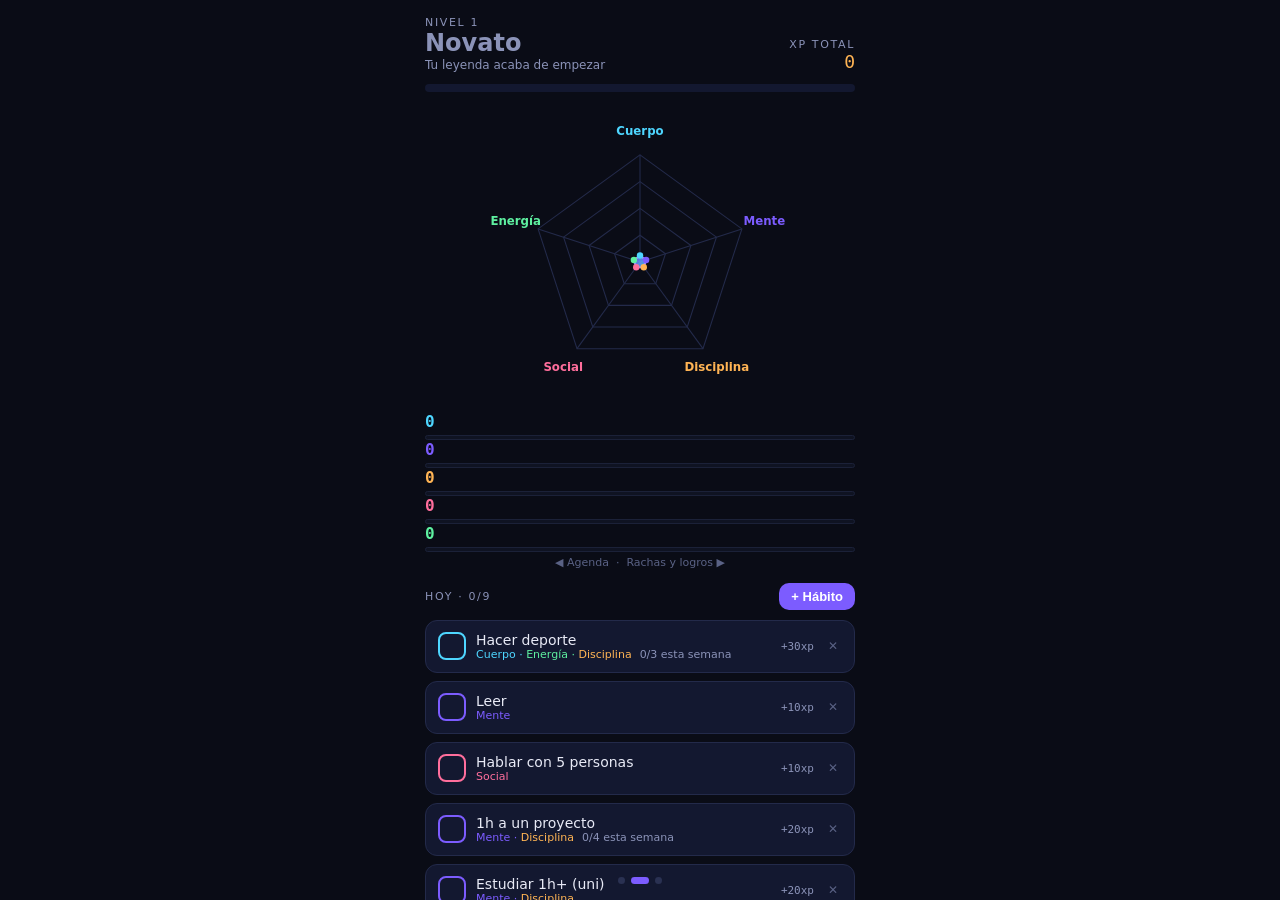
<file: index.html>
<!DOCTYPE html>
<html lang="es">
<head>
<meta charset="utf-8">
<meta name="viewport" content="width=device-width, initial-scale=1, maximum-scale=1, user-scalable=no, viewport-fit=cover">
<meta name="theme-color" content="#0A0C16">
<meta name="apple-mobile-web-app-capable" content="yes">
<meta name="apple-mobile-web-app-status-bar-style" content="black-translucent">
<meta name="apple-mobile-web-app-title" content="Hábitos">
<link rel="manifest" href="manifest.webmanifest">
<link rel="apple-touch-icon" href="apple-touch-icon.png">
<link rel="icon" type="image/png" sizes="512x512" href="icon-512.png">
<title>Hábitos RPG</title>
<style>
  :root{
    --bg:#0A0C16; --surface:#131830; --line:#232A4A; --txt:#E8EAF6;
    --muted:#8B93B8; --dim:#5A6285; --oro:#FFD700; --rojo:#FF5C5C;
    --ambar:#FFB454; --violeta:#7C5CFF; --cian:#4ED6FF; --verde:#5EF0A0; --rosa:#FF6E9C;
  }
  *{box-sizing:border-box;margin:0;padding:0;-webkit-tap-highlight-color:transparent}
  html,body{height:100%}
  body{background:var(--bg);color:var(--txt);font-family:system-ui,sans-serif;overflow:hidden;touch-action:manipulation}
  .paginas{display:flex;width:100%;height:100%;overflow-x:auto;overflow-y:hidden;
    scroll-snap-type:x mandatory;-webkit-overflow-scrolling:touch;scrollbar-width:none}
  .paginas::-webkit-scrollbar{display:none}
  .pagina{min-width:100%;height:100%;overflow-y:auto;scroll-snap-align:start;scroll-snap-stop:always;
    padding:max(16px,env(safe-area-inset-top)) 16px 110px}
  .wrap{max-width:430px;margin:0 auto}
  .dots{position:fixed;bottom:max(16px,env(safe-area-inset-bottom));left:0;right:0;
    display:flex;justify-content:center;gap:6px;pointer-events:none;z-index:10}
  .dot{width:7px;height:7px;border-radius:99px;background:#2A3152;transition:all .3s}
  .dot.activo{background:var(--violeta);width:18px}
  .mono{font-family:ui-monospace,monospace}
  .fila-top{display:flex;justify-content:space-between;align-items:flex-end}
  .lbl{font-size:11px;text-transform:uppercase;letter-spacing:.15em;color:var(--muted)}
  .titulo{font-size:24px;font-weight:700;line-height:1.2}
  .desc{font-size:12px;color:var(--muted)}
  .xp{font-size:18px;color:var(--ambar)}
  .chips{display:flex;flex-wrap:wrap;gap:4px;margin-top:8px}
  .chip{font-size:11px;padding:4px 8px;border-radius:999px;font-weight:600;
    background:rgba(255,215,0,.13);color:var(--oro);border:1px solid rgba(255,215,0,.33)}
  .barra{height:8px;border-radius:999px;overflow:hidden;background:var(--surface);margin:12px 0 20px}
  .barra>div{height:100%;border-radius:999px;background:linear-gradient(90deg,#FFB454,#FF6E9C);
    transition:width .7s ease}
  svg.radar{display:block;width:100%;max-width:300px;margin:0 auto}
  .statsnum{display:grid;grid-template-columns:repeat(5,1fr);gap:6px;margin:10px 0 6px;text-align:center}
  .statsnum b{font-size:14px}
  .mini-barra{height:5px;background:#0F1322;border:1px solid #1B2138;border-radius:99px;
    overflow:hidden;margin-top:4px}
  .mini-barra>div{height:100%;border-radius:99px;transition:width .7s ease}
  .hint{font-size:11px;text-align:center;color:var(--dim);margin:4px 0 14px}
  .aviso-decay{font-size:11px;text-align:center;color:#FF8C8C;margin-bottom:14px}
  .btn{border:none;border-radius:10px;font-weight:600;cursor:pointer;font-size:13px}
  .btn-ancho{display:block;width:100%;padding:10px;background:var(--surface);
    border:1px solid var(--line);color:var(--muted);margin-bottom:12px;border-radius:12px;
    font-weight:600;font-size:13px;cursor:pointer}
  .fila-lista{display:flex;justify-content:space-between;align-items:center;margin:4px 0 10px}
  .btn-add{background:var(--violeta);color:#fff;padding:6px 12px;border-radius:10px}
  .habito{display:flex;align-items:center;gap:10px;border-radius:12px;padding:11px 12px;
    background:var(--surface);border:1px solid var(--line);margin-bottom:8px}
  .check{width:28px;height:28px;border-radius:8px;border:2px solid;flex-shrink:0;
    display:flex;align-items:center;justify-content:center;font-weight:700;
    background:transparent;color:#0A0C16;font-size:14px}
  .h-info{flex:1;min-width:0}
  .h-nombre{font-size:14px;font-weight:500;white-space:nowrap;overflow:hidden;text-overflow:ellipsis}
  .h-meta{font-size:11px;display:flex;flex-wrap:wrap;gap:0 8px}
  .h-xp{font-size:11px;flex-shrink:0;color:var(--muted)}
  .h-del{background:none;border:none;color:var(--dim);font-size:12px;padding:2px 4px;cursor:pointer}
  .seccion-mal{font-size:12px;text-transform:uppercase;letter-spacing:.15em;color:var(--rojo);
    margin:22px 0 10px}
  .form{background:var(--surface);border:1px solid var(--line);border-radius:12px;
    padding:12px;margin-bottom:14px;display:none}
  .form.abierto{display:block}
  .form input[type=text]{width:100%;background:var(--bg);border:1px solid var(--line);
    border-radius:8px;color:var(--txt);padding:9px 10px;font-size:14px;outline:none;margin-bottom:8px}
  .grupo{display:grid;grid-template-columns:1fr 1fr;gap:4px;margin-bottom:8px}
  .toggle-btn{padding:8px;border-radius:8px;font-size:12px;font-weight:600;
    background:transparent;border:1px solid;cursor:pointer}
  .form .lblmini{font-size:11px;color:var(--muted);margin:4px 0}
  .cats-form{display:flex;flex-wrap:wrap;gap:4px;margin-bottom:8px}
  .cat-chip{font-size:11px;padding:4px 8px;border-radius:8px;font-weight:600;
    background:transparent;border:1px solid;cursor:pointer}
  .xp-preview{font-size:11px;text-align:right;color:var(--muted);margin-bottom:8px}
  .btn-submit{width:100%;padding:10px;background:var(--cian);color:#0A0C16;
    border-radius:8px;font-weight:700}
  .stepper{display:flex;gap:4px;align-items:stretch}
  .stepper .mini{width:30px;background:var(--bg);border:1px solid var(--line);
    color:var(--txt);border-radius:8px;font-weight:700;cursor:pointer}
  .vacio{text-align:center;padding:36px 0;font-size:13px;color:var(--muted)}
  .footer-datos{display:grid;grid-template-columns:1fr 1fr;gap:6px;margin-top:24px}
  .footer-datos button{padding:9px;border-radius:10px;font-size:12px;font-weight:600;
    background:var(--surface);border:1px solid var(--line);color:var(--muted);cursor:pointer}
  .nota-datos{font-size:10px;color:var(--dim);text-align:center;margin-top:6px}
  /* página de logros */
  .pag-titulo{font-size:22px;font-weight:700;margin-bottom:2px}
  .pag-sub{font-size:12px;color:var(--muted);margin-bottom:18px}
  .sec-logros{font-size:12px;text-transform:uppercase;letter-spacing:.15em;color:var(--muted);
    margin:20px 0 10px}
  .logro{display:flex;gap:12px;align-items:center;background:var(--surface);
    border:1px solid var(--line);border-radius:12px;padding:10px 12px;margin-bottom:8px}
  .logro.on{border-color:rgba(255,215,0,.45);box-shadow:0 0 10px rgba(255,215,0,.07)}
  .logro.off{opacity:.45}
  .logro.oscuro{border-color:rgba(255,92,92,.4)}
  .l-ico{font-size:20px;width:28px;text-align:center;flex-shrink:0}
  .l-txt{flex:1;min-width:0}
  .l-n{font-size:13px;font-weight:600}
  .l-d{font-size:11px;color:var(--muted)}
  .l-p{font-size:11px;color:var(--muted);flex-shrink:0;text-align:right}

  /* ===== página de agenda / voz ===== */
  .ag-h1{font-size:22px;font-weight:700;margin:10px 0 18px}
  .ag-cap{background:var(--surface);border:1px solid var(--line);border-radius:14px;padding:12px}
  .ag-cap>label{display:block;font-size:11px;text-transform:uppercase;letter-spacing:.15em;color:var(--muted);margin-bottom:8px}
  .ag-bar{display:flex;gap:8px;align-items:stretch}
  #ag-texto{flex:1;background:var(--bg);color:var(--txt);border:1px solid var(--line);border-radius:10px;padding:11px 12px;font-size:16px;resize:none;min-height:48px;font-family:inherit;outline:none;line-height:1.35}
  #ag-texto:focus{border-color:var(--cian)}
  #ag-texto::placeholder{color:var(--dim)}
  #ag-add{border:none;border-radius:10px;background:linear-gradient(135deg,var(--cian),var(--violeta));color:#0A0C16;font-size:22px;font-weight:700;min-width:56px;cursor:pointer}
  #ag-add:active{transform:scale(.96)}
  .ag-prev{margin-top:12px;border:1px dashed var(--violeta);border-radius:12px;padding:12px;background:rgba(124,92,255,.08)}
  .ag-prev .r{display:flex;gap:8px;margin-bottom:8px}
  .ag-prev .h{flex:1;min-width:0}
  .ag-prev .l{font-size:10px;text-transform:uppercase;letter-spacing:.1em;color:var(--dim);margin-bottom:4px}
  .ag-prev input,.ag-prev select{width:100%;background:var(--bg);border:1px solid var(--line);color:var(--txt);border-radius:8px;padding:9px 10px;font-size:16px;font-family:inherit;outline:none}
  .ag-prev .ck{display:flex;align-items:center;gap:6px;font-size:13px;color:var(--muted);padding:9px 0}
  .ag-prev .acts{display:flex;gap:8px;margin-top:4px}
  .ag-prev .acts button{flex:1;padding:11px;border:none;border-radius:9px;font-weight:700;font-size:13px;cursor:pointer}
  #ag-ok{background:var(--verde);color:#062314}
  #ag-no{background:var(--surface);border:1px solid var(--line);color:var(--muted)}
  .ag-list{margin-top:24px}
  .ag-empty{text-align:center;color:var(--muted);font-size:13px;padding:30px 12px;border:1px dashed var(--line);border-radius:12px}
  .ag-empty b{display:block;color:var(--txt);margin-bottom:4px;font-size:14px}
  .ag-toast{position:fixed;left:50%;bottom:70px;transform:translateX(-50%) translateY(16px);background:var(--surface);border:1px solid var(--cian);color:var(--txt);padding:10px 16px;border-radius:10px;font-size:13px;opacity:0;pointer-events:none;transition:.25s;z-index:20;box-shadow:0 10px 26px -12px #000}
  .ag-toast.show{opacity:1;transform:translateX(-50%) translateY(0)}
  .ag-wnav{display:flex;align-items:center;gap:8px;margin-bottom:12px}
  .ag-wbtn{background:var(--surface);border:1px solid var(--line);color:var(--muted);width:38px;height:38px;border-radius:10px;font-size:14px;cursor:pointer;flex-shrink:0}
  .ag-wbtn:active{transform:scale(.92)}
  .ag-wttl{flex:1;text-align:center;line-height:1.25}
  .ag-wttl b{display:block;font-size:14px}
  .ag-wttl span{font-size:11px;color:var(--dim)}
  .ag-dia{background:var(--surface);border:1px solid var(--line);border-radius:12px;padding:9px 11px;margin-bottom:8px}
  .ag-dia.hoy{border-color:var(--oro);box-shadow:0 0 10px rgba(255,215,0,.07)}
  .ag-dia.pasado{opacity:.5}
  .ag-dhdr{display:flex;align-items:baseline;gap:7px;margin-bottom:6px}
  .ag-ddw{font-size:11px;font-weight:700;letter-spacing:.1em;color:var(--muted)}
  .ag-dia.hoy .ag-ddw{color:var(--oro)}
  .ag-dnum{font-family:ui-monospace,monospace;font-size:13px;color:var(--txt)}
  .ag-dtag{font-size:9px;text-transform:uppercase;letter-spacing:.1em;background:rgba(255,215,0,.15);color:var(--oro);border:1px solid rgba(255,215,0,.4);padding:1px 6px;border-radius:99px}
  .ag-dhab{margin-left:auto;font-size:10px;color:var(--verde)}
  .ag-libre{font-size:12px;color:#3A4060;padding:1px 0 2px}
  .ag-ev{display:flex;gap:8px;align-items:center;border-left:3px solid var(--cian);background:var(--bg);border-radius:8px;padding:7px 9px;margin-bottom:5px}
  .ag-ev.rep{border-left-color:var(--violeta)}
  .ag-ev .t{font-family:ui-monospace,monospace;font-weight:700;font-size:12px;color:var(--cian);min-width:40px;flex-shrink:0}
  .ag-ev.rep .t{color:var(--violeta)}
  .ag-ev .ad{font-size:9px;color:var(--dim);min-width:40px;flex-shrink:0;text-transform:uppercase;letter-spacing:.04em}
  .ag-ev .nm{flex:1;min-width:0;font-size:13px;font-weight:500;overflow:hidden;text-overflow:ellipsis;white-space:nowrap}
  .ag-ev .bg{font-size:11px;color:var(--violeta);flex-shrink:0}
  .ag-ev .ac{display:flex;gap:5px;flex-shrink:0}
  .ag-ib{background:var(--bg);border:1px solid var(--line);color:var(--muted);width:34px;height:34px;border-radius:9px;font-size:14px;cursor:pointer;line-height:1}
  .ag-ib:active{transform:scale(.9)}
  .ag-ev .ag-ib{width:29px;height:29px;font-size:12px}
  .ag-ev .nm{text-transform:uppercase;letter-spacing:.02em}
  .ag-ev .nm .dur{text-transform:none;color:var(--muted);font-weight:400;font-size:11px;letter-spacing:0}
  .ag-dhdr{cursor:pointer}
  .ag-dver{margin-left:6px;color:var(--dim);font-size:14px}
  .ag-dhab{margin-left:auto}
  .ag-dhdr .ag-dver:last-child{margin-left:6px}
  .ag-ovl{position:fixed;inset:0;background:rgba(5,7,14,.7);backdrop-filter:blur(3px);z-index:30;
    display:flex;align-items:flex-end;justify-content:center;opacity:0;pointer-events:none;transition:.2s}
  .ag-ovl.open{opacity:1;pointer-events:auto}
  .ag-modal{background:var(--surface);border:1px solid var(--line);border-radius:16px 16px 0 0;
    width:100%;max-width:430px;max-height:75vh;overflow-y:auto;padding:14px 14px max(18px,env(safe-area-inset-bottom));
    transform:translateY(12px);transition:.2s}
  .ag-ovl.open .ag-modal{transform:none}
  .ag-mhdr{display:flex;justify-content:space-between;align-items:flex-start;margin-bottom:12px}
  .ag-mhdr b{display:block;font-size:16px;color:var(--oro);letter-spacing:.05em}
  .ag-mhdr span{font-size:11px;color:var(--muted)}
  .ag-ev.grande{padding:10px 11px}
  .ag-ev.grande .t{min-width:0;margin-right:2px}
  .ag-ev.grande .nm{font-size:14px}
</style>
</head>
<body>
<div class="paginas" id="paginas">

  <!-- PÁGINA 0: Agenda / Voz -->
  <section class="pagina"><div class="wrap" id="pag-agenda"></div></section>

  <!-- PÁGINA 1: Hoy -->
  <section class="pagina"><div class="wrap">
    <div id="header"></div>
    <div id="radarwrap"></div>
    <div id="statsnum"></div>
    <div class="hint">◀ Agenda&nbsp;&nbsp;·&nbsp;&nbsp;Rachas y logros ▶</div>
    <div id="decayaviso"></div>
    <div class="fila-lista">
      <span class="lbl" id="contador"></span>
      <button class="btn btn-add" onclick="toggleForm()">+ Hábito</button>
    </div>
    <div class="form" id="form">
      <input type="text" id="f-nombre" placeholder='Ej.: "Meditar 10 min"'>
      <div class="grupo">
        <button class="toggle-btn" id="t-bueno" onclick="setTipo('bueno')">✦ Bueno (suma)</button>
        <button class="toggle-btn" id="t-malo" onclick="setTipo('malo')">☠ Malo (resta)</button>
      </div>
      <div class="grupo" id="freq-grupo">
        <button class="toggle-btn" id="f-diario" onclick="setFreq('diario')">Diario</button>
        <div class="stepper">
          <button class="toggle-btn" id="f-semanal" style="flex:1" onclick="setFreq('semanal')"></button>
          <button class="mini" onclick="cambiaObj(-1)">−</button>
          <button class="mini" onclick="cambiaObj(1)">+</button>
        </div>
      </div>
      <div class="lblmini">Afecta a (toca varias):</div>
      <div class="cats-form" id="cats-form"></div>
      <div class="xp-preview" id="xp-preview"></div>
      <button class="btn-submit" onclick="addHabit()">Añadir</button>
    </div>
    <div id="lista-buenos"></div>
    <div id="seccion-malos"></div>
    <div class="footer-datos">
      <button onclick="exportar()">💾 Exportar copia</button>
      <button onclick="document.getElementById('importfile').click()">📥 Importar copia</button>
    </div>
    <div class="nota-datos">Tus datos viven solo en este navegador. Exporta una copia de vez en cuando.</div>
    <input type="file" id="importfile" accept=".json,application/json" style="display:none" onchange="importar(event)">
  </div></section>

  <!-- PÁGINA 2: Logros -->
  <section class="pagina"><div class="wrap" id="pag-logros"></div></section>

</div>
<div class="dots"><span class="dot" id="dot0"></span><span class="dot activo" id="dot1"></span><span class="dot" id="dot2"></span></div>

<script>
// ================= Config =================
const CATS = [
  { id:"cuerpo", name:"Cuerpo", color:"#4ED6FF" },
  { id:"mente", name:"Mente", color:"#7C5CFF" },
  { id:"disciplina", name:"Disciplina", color:"#FFB454" },
  { id:"social", name:"Social", color:"#FF6E9C" },
  { id:"energia", name:"Energía", color:"#5EF0A0" },
];
const XP_POS = 10, XP_NEG = 15;
const DECAY_GRACIA = 2, DECAY_DIARIO = 0.98, DECAY_SUELO = 0.6;
const KEY = "habit-rpg";

const PRESETS = [
  { name:"Fumar", tipo:"malo", cats:["cuerpo","energia"], freq:{tipo:"diario"} },
  { name:"Hacer deporte", tipo:"bueno", cats:["cuerpo","energia","disciplina"], freq:{tipo:"semanal",objetivo:3}, titulo:"Espartano" },
  { name:"Leer", tipo:"bueno", cats:["mente"], freq:{tipo:"diario"} },
  { name:"Hablar con 5 personas", tipo:"bueno", cats:["social"], freq:{tipo:"diario"} },
  { name:"Caer", tipo:"malo", cats:["disciplina","energia"], freq:{tipo:"diario"} },
  { name:"1h a un proyecto", tipo:"bueno", cats:["mente","disciplina"], freq:{tipo:"semanal",objetivo:4}, titulo:"Constructor" },
  { name:"+1h seguida con el móvil", tipo:"malo", cats:["mente","disciplina"], freq:{tipo:"diario"} },
  { name:"Estudiar 1h+ (uni)", tipo:"bueno", cats:["mente","disciplina"], freq:{tipo:"diario"} },
  { name:"Dormir antes de las 00:30", tipo:"bueno", cats:["energia","disciplina"], freq:{tipo:"diario"} },
  { name:"Planificar el día (5 min)", tipo:"bueno", cats:["disciplina"], freq:{tipo:"diario"} },
  { name:"Comida basura", tipo:"malo", cats:["cuerpo","energia"], freq:{tipo:"diario"} },
  { name:"Quedar con amigos", tipo:"bueno", cats:["social","energia"], freq:{tipo:"semanal",objetivo:2}, titulo:"Alma del grupo" },
  { name:"Llamar a un amigo o familiar", tipo:"bueno", cats:["social"], freq:{tipo:"semanal",objetivo:2}, titulo:"Cercano" },
];
const TITULOS_STAT = { cuerpo:"Titán", mente:"Erudito", disciplina:"Estratega", social:"Carismático", energia:"Dínamo" };

const LOGROS = [
  { id:"primero", n:"Primer paso", d:"Completa tu primer hábito", ico:"🌱",
    check:c=>c.totalBuenas>=1, prog:c=>Math.min(1,c.totalBuenas)+"/1" },
  { id:"r3", n:"En llamas", d:"Racha de 3 días en un hábito (x1.5 XP)", ico:"🔥",
    check:c=>c.mejorRacha>=3, prog:c=>Math.min(3,c.mejorRacha)+"/3" },
  { id:"r7", n:"Imparable", d:"Racha de 7 días (x2 XP)", ico:"⚡",
    check:c=>c.mejorRacha>=7, prog:c=>Math.min(7,c.mejorRacha)+"/7" },
  { id:"r30", n:"Leyenda viva", d:"Racha de 30 días en un hábito", ico:"🐉",
    check:c=>c.mejorRacha>=30, prog:c=>Math.min(30,c.mejorRacha)+"/30" },
  { id:"limpio7", n:"Escudo templado", d:"7 días limpio de un vicio", ico:"🛡️",
    check:c=>c.mejorLimpio>=7, prog:c=>Math.min(7,c.mejorLimpio)+"/7" },
  { id:"limpio30", n:"Voluntad de hierro", d:"30 días limpio de un vicio", ico:"⚔️",
    check:c=>c.mejorLimpio>=30, prog:c=>Math.min(30,c.mejorLimpio)+"/30" },
  { id:"cien", n:"Centurión", d:"100 hábitos completados en total", ico:"🏛️",
    check:c=>c.totalBuenas>=100, prog:c=>Math.min(100,c.totalBuenas)+"/100" },
  { id:"quini", n:"Imperator", d:"500 hábitos completados en total", ico:"👑",
    check:c=>c.totalBuenas>=500, prog:c=>Math.min(500,c.totalBuenas)+"/500" },
  { id:"nivel5", n:"Aventurero", d:"Alcanza el nivel 5", ico:"🗡️",
    check:c=>c.nivel>=5, prog:c=>Math.min(5,c.nivel)+"/5" },
  { id:"nivel10", n:"Veterano", d:"Alcanza el nivel 10", ico:"🏆",
    check:c=>c.nivel>=10, prog:c=>Math.min(10,c.nivel)+"/10" },
  { id:"nivel25", n:"Élite", d:"Alcanza el nivel 25", ico:"💎",
    check:c=>c.nivel>=25, prog:c=>Math.min(25,c.nivel)+"/25" },
];

// ================= Estado =================
let D = { habits:[], log:{}, meta:{} };
try {
  const raw = localStorage.getItem(KEY);
  if (raw) D = JSON.parse(raw);
} catch(e){}
if (!D.habits) D.habits = [];
if (!D.log) D.log = {};
if (!D.meta) D.meta = {};
if (!D.meta.logros) D.meta.logros = {};
if (!D.meta.titulos) D.meta.titulos = {};

if (!D.meta.v5) {
  D.habits.forEach(h=>{ if (h.name.toLowerCase()==="caer (nofap)") h.name = "Caer"; });
  const del = new Set(D.habits.filter(h=>h.name.toLowerCase().startsWith("psicotécnicos")).map(h=>h.id));
  if (del.size){
    D.habits = D.habits.filter(h=>!del.has(h.id));
    for (const f of Object.keys(D.log)){
      D.log[f] = D.log[f].filter(id=>!del.has(id));
      if (!D.log[f].length) delete D.log[f];
    }
  }
  D.meta.v5 = true;
}
if (!D.meta.seeded5) {
  const exist = new Set(D.habits.map(h=>h.name.toLowerCase()));
  PRESETS.forEach((p,i)=>{
    if (!exist.has(p.name.toLowerCase()))
      D.habits.push({...p, id:"p"+Date.now().toString(36)+i, createdAt:hoy()});
  });
  D.meta.seeded = true;
  D.meta.seeded5 = true;
}
guardar();

function guardar(){ try{ localStorage.setItem(KEY, JSON.stringify(D)); }catch(e){} }

// ================= Utilidades =================
function hoy(){ return new Date().toLocaleDateString("sv"); }
function diasAtras(n){ const d=new Date(); d.setDate(d.getDate()-n); return d.toLocaleDateString("sv"); }
function difDias(a,b){ return Math.round((new Date(b)-new Date(a))/864e5); }
function lunesSemana(){ const d=new Date(); d.setDate(d.getDate()-((d.getDay()+6)%7)); return d.toLocaleDateString("sv"); }
function statValor(xp){ return Math.round(100*(xp/(xp+300))); }
function nivelDe(xp){ return Math.floor(Math.sqrt(xp/25))+1; }
function xpNivel(l){ return Math.pow(l-1,2)*25; }
function esc(s){ return s.replace(/&/g,"&amp;").replace(/</g,"&lt;").replace(/>/g,"&gt;").replace(/"/g,"&quot;"); }
function cat(id){ return CATS.find(c=>c.id===id); }
function multDeRun(run){ return run>=7 ? 2 : run>=3 ? 1.5 : 1; }
function fechasDe(id){ return Object.keys(D.log).filter(f=>D.log[f].includes(id)).sort(); }

// ================= Cálculos =================
function mapaMults(){
  const m = {};
  for (const h of D.habits){
    if (h.tipo!=="bueno" || h.freq.tipo!=="diario") continue;
    let run = 0, prev = null;
    const mm = {};
    for (const f of fechasDe(h.id)){
      run = (prev && difDias(prev,f)===1) ? run+1 : 1;
      mm[f] = multDeRun(run);
      prev = f;
    }
    m[h.id] = mm;
  }
  return m;
}

function recordRacha(id){
  let mejor=0, run=0, prev=null;
  for (const f of fechasDe(id)){
    run = (prev && difDias(prev,f)===1) ? run+1 : 1;
    if (run>mejor) mejor=run;
    prev=f;
  }
  return mejor;
}

function limpios(h){
  const fechas = fechasDe(h.id);
  const F = hoy();
  if (!fechas.length){
    const d = Math.max(0, difDias(h.createdAt, F));
    return { actual:d, record:d };
  }
  let record = Math.max(0, difDias(h.createdAt, fechas[0]));
  for (let i=1;i<fechas.length;i++)
    record = Math.max(record, difDias(fechas[i-1], fechas[i])-1);
  const actual = Math.max(0, difDias(fechas[fechas.length-1], F));
  record = Math.max(record, actual);
  return { actual, record };
}

function calcular(){
  const mults = mapaMults();
  const xpCat = {}; CATS.forEach(c=>xpCat[c.id]=0);
  const ultAct = {}; CATS.forEach(c=>ultAct[c.id]=null);
  let xpTotal = 0, totalBuenas = 0;
  for (const f of Object.keys(D.log)){
    for (const hid of D.log[f]){
      const h = D.habits.find(x=>x.id===hid);
      if (!h) continue;
      if (h.tipo==="bueno") totalBuenas++;
      const delta = h.tipo==="malo" ? -XP_NEG : XP_POS * ((mults[h.id]||{})[f]||1);
      for (const c of h.cats){
        if (xpCat[c]===undefined) continue;
        xpCat[c]+=delta; xpTotal+=delta;
        if (h.tipo==="bueno" && (!ultAct[c] || f>ultAct[c])) ultAct[c]=f;
      }
    }
  }
  CATS.forEach(c=>xpCat[c.id]=Math.max(0,xpCat[c.id]));
  xpTotal = Math.max(0,xpTotal);
  const F = hoy();
  const decayendo = [], valores = CATS.map(c=>{
    let xp = xpCat[c.id], dec = false;
    if (xp>0 && ultAct[c.id]){
      const ina = difDias(ultAct[c.id], F);
      if (ina>DECAY_GRACIA){ xp *= Math.max(DECAY_SUELO, Math.pow(DECAY_DIARIO, ina-DECAY_GRACIA)); dec=true; }
    }
    decayendo.push(dec);
    return statValor(xp);
  });
  return { valores, decayendo, xpTotal: Math.round(xpTotal), totalBuenas };
}

function racha(id){
  const F = hoy();
  let r=0, i=(D.log[F]||[]).includes(id)?0:1;
  while (i<=365){ const f=diasAtras(i); if((D.log[f]||[]).includes(id)){r++;i++;} else break; }
  return r;
}
function vecesSemana(id){
  const lun=lunesSemana(), F=hoy(); let n=0;
  for (const f of Object.keys(D.log)) if (f>=lun&&f<=F&&D.log[f].includes(id)) n++;
  return n;
}

// ================= Acciones =================
function toggle(id){
  const F = hoy();
  const dia = D.log[F]||[];
  D.log[F] = dia.includes(id) ? dia.filter(x=>x!==id) : [...dia,id];
  if (!D.log[F].length) delete D.log[F];
  guardar(); render();
}
function borrarHabit(id){
  if (!confirm("¿Eliminar este hábito y su historial?")) return;
  D.habits = D.habits.filter(h=>h.id!==id);
  for (const f of Object.keys(D.log)){
    D.log[f]=D.log[f].filter(x=>x!==id);
    if (!D.log[f].length) delete D.log[f];
  }
  guardar(); render();
}

function exportar(){
  const blob = new Blob([JSON.stringify(D,null,2)],{type:"application/json"});
  const a = document.createElement("a");
  a.href = URL.createObjectURL(blob);
  a.download = "habitos-backup-"+hoy()+".json";
  document.body.appendChild(a);
  a.click();
  a.remove();
  setTimeout(()=>URL.revokeObjectURL(a.href), 1000);
}
function importar(ev){
  const file = ev.target.files[0];
  if (!file) return;
  const reader = new FileReader();
  reader.onload = ()=>{
    try{
      const d = JSON.parse(reader.result);
      if (!d || !Array.isArray(d.habits) || typeof d.log!=="object") throw new Error("formato");
      if (!confirm("Esto reemplazará tus datos actuales por los de la copia. ¿Continuar?")) return;
      D = d;
      if (!D.meta) D.meta = {};
      if (!D.meta.logros) D.meta.logros = {};
      if (!D.meta.titulos) D.meta.titulos = {};
      guardar(); render();
      alert("Copia importada correctamente ✔");
    }catch(e){ alert("El archivo no es una copia válida."); }
  };
  reader.readAsText(file);
  ev.target.value = "";
}

let fTipo="bueno", fFreq="diario", fObj=3, fCats=["disciplina"];
function toggleForm(){ document.getElementById("form").classList.toggle("abierto"); renderForm(); }
function setTipo(t){ fTipo=t; renderForm(); }
function setFreq(f){ fFreq=f; renderForm(); }
function cambiaObj(d){ fObj=Math.min(7,Math.max(1,fObj+d)); fFreq="semanal"; renderForm(); }
function toggleCatF(id){
  fCats = fCats.includes(id) ? (fCats.length>1?fCats.filter(x=>x!==id):fCats) : [...fCats,id];
  renderForm();
}
function addHabit(){
  const inp = document.getElementById("f-nombre");
  const nombre = inp.value.trim();
  if (!nombre || !fCats.length) return;
  D.habits.push({
    id: Date.now().toString(36), name:nombre, tipo:fTipo, cats:[...fCats],
    createdAt: hoy(),
    freq: (fTipo==="bueno"&&fFreq==="semanal") ? {tipo:"semanal",objetivo:fObj} : {tipo:"diario"},
    titulo: null,
  });
  inp.value="";
  document.getElementById("form").classList.remove("abierto");
  guardar(); render();
}

// ================= Render =================
function radarSVG(valores, decayendo){
  const size=280, cx=140, cy=140, R=100, n=CATS.length;
  const ang=i=>Math.PI*2*i/n-Math.PI/2;
  const pt=(i,r)=>[cx+r*Math.cos(ang(i)), cy+r*Math.sin(ang(i))];
  let s=`<svg class="radar" viewBox="0 0 ${size} ${size}" xmlns="http://www.w3.org/2000/svg">
    <defs><linearGradient id="g" x1="0" y1="0" x2="1" y2="1">
    <stop offset="0%" stop-color="#7C5CFF" stop-opacity=".85"/>
    <stop offset="100%" stop-color="#4ED6FF" stop-opacity=".85"/></linearGradient></defs>`;
  for (const f of [0.25,0.5,0.75,1])
    s+=`<polygon points="${CATS.map((_,i)=>pt(i,R*f).join(",")).join(" ")}" fill="none" stroke="#232A4A"/>`;
  CATS.forEach((_,i)=>{ const [x,y]=pt(i,R); s+=`<line x1="${cx}" y1="${cy}" x2="${x}" y2="${y}" stroke="#232A4A"/>`; });
  s+=`<polygon points="${valores.map((v,i)=>pt(i,Math.max(6,v/100*R)).join(",")).join(" ")}"
    fill="url(#g)" stroke="#9D8CFF" stroke-width="2" stroke-linejoin="round"/>`;
  CATS.forEach((c,i)=>{
    const [x,y]=pt(i,R+22);
    s+=`<text x="${x}" y="${y}" text-anchor="middle" dominant-baseline="middle"
      font-size="11" fill="${c.color}" font-weight="600">${c.name}${decayendo[i]?" ▼":""}</text>`;
  });
  valores.forEach((v,i)=>{ const [x,y]=pt(i,Math.max(6,v/100*R)); s+=`<circle cx="${x}" cy="${y}" r="3" fill="${CATS[i].color}"/>`; });
  return s+"</svg>";
}

function renderForm(){
  const b=document.getElementById("t-bueno"), m=document.getElementById("t-malo");
  b.style.cssText = fTipo==="bueno" ? "background:#5EF0A0;color:#0A0C16;border-color:#5EF0A0"
    : "background:transparent;color:#5EF0A0;border-color:#5EF0A0";
  m.style.cssText = fTipo==="malo" ? "background:#FF5C5C;color:#0A0C16;border-color:#FF5C5C"
    : "background:transparent;color:#FF5C5C;border-color:#FF5C5C";
  document.getElementById("freq-grupo").style.display = fTipo==="bueno" ? "grid" : "none";
  const fd=document.getElementById("f-diario"), fs=document.getElementById("f-semanal");
  fd.style.cssText = fFreq==="diario" ? "background:#4ED6FF;color:#0A0C16;border-color:#4ED6FF"
    : "background:transparent;color:#4ED6FF;border-color:#4ED6FF";
  fs.textContent = fObj+"x / semana";
  fs.style.cssText = "flex:1;" + (fFreq==="semanal" ? "background:#FFD700;color:#0A0C16;border-color:#FFD700"
    : "background:transparent;color:#FFD700;border-color:#FFD700");
  document.getElementById("cats-form").innerHTML = CATS.map(c=>{
    const sel=fCats.includes(c.id);
    return `<button class="cat-chip" onclick="toggleCatF('${c.id}')"
      style="border-color:${c.color};${sel?`background:${c.color};color:#0A0C16`:`color:${c.color}`}">${c.name}</button>`;
  }).join("");
  document.getElementById("xp-preview").textContent =
    (fTipo==="malo"?"−":"+") + (fTipo==="malo"?XP_NEG:XP_POS)*fCats.length + " xp por marca";
}

function filaHabito(h){
  const F=hoy(), done=(D.log[F]||[]).includes(h.id);
  const malo = h.tipo==="malo", semanal = h.freq.tipo==="semanal";
  const color = malo ? "#FF5C5C" : cat(h.cats[0]).color;
  const sem = vecesSemana(h.id);
  const corona = semanal && sem>=h.freq.objetivo;
  const r = malo ? limpios(h).actual : racha(h.id);
  const mult = (!malo && !semanal) ? multDeRun(done ? r : r+1) : 1;
  let extra = "";
  if (malo) extra = done ? '<span style="color:#FF5C5C">hoy has caído</span>'
    : (r>0 ? `<span style="color:#5EF0A0">🛡️ ${r} ${r===1?"día":"días"} limpio</span>` : "");
  else if (semanal) extra = `<span style="color:${corona?"#FFD700":"#8B93B8"}">${sem}/${h.freq.objetivo} esta semana${corona?(h.titulo?` · 👑 ${esc(h.titulo)}`:" · 👑"):""}</span>`;
  else {
    const partes = [];
    if (r>1) partes.push(`🔥 ${r} días`);
    if (mult>1) partes.push(`<b style="color:#FFD700">x${mult}</b>`);
    if (partes.length) extra = `<span style="color:#FFB454">${partes.join(" · ")}</span>`;
  }
  const xpMostrar = malo ? XP_NEG*h.cats.length : Math.round(XP_POS*mult)*h.cats.length;
  return `<div class="habito" style="${[
      done?`background:${malo?"#2A1420":"#16203A"}`:"",
      `border-color:${corona?"#FFD700":done?color+"66":"#232A4A"}`,
      corona?"box-shadow:0 0 8px rgba(255,215,0,.2)":""
    ].filter(Boolean).join(";")}">
    <button class="check" onclick="toggle('${h.id}')"
      style="border-color:${color};${done?`background:${color}`:""}">${done?(malo?"✕":"✓"):""}</button>
    <div class="h-info">
      <div class="h-nombre" style="${done&&!malo?"text-decoration:line-through;opacity:.6":""}">${esc(h.name)}</div>
      <div class="h-meta">
        <span>${h.cats.map((cid,i)=>`<span style="color:${cat(cid).color}">${cat(cid).name}${i<h.cats.length-1?" · ":""}</span>`).join("")}</span>
        ${extra}
      </div>
    </div>
    <span class="h-xp mono" style="${malo?"color:#FF5C5C":mult>1?"color:#FFD700":""}">${malo?"−":"+"}${xpMostrar}xp</span>
    <button class="h-del" onclick="borrarHabit('${h.id}')">✕</button>
  </div>`;
}

// ---- página de logros ----
function renderLogros(ctx){
  const fechaCorta = f => new Date(f).toLocaleDateString("es",{day:"numeric",month:"short"});

  // rachas
  let rachasHTML = "";
  for (const h of D.habits){
    let icoTxt, valTxt;
    if (h.tipo==="malo"){
      const l = limpios(h);
      icoTxt = "🛡️";
      valTxt = `<b style="color:#5EF0A0">${l.actual}</b> días limpio · récord <b>${l.record}</b>`;
    } else if (h.freq.tipo==="semanal"){
      const total = fechasDe(h.id).length;
      icoTxt = "📅";
      valTxt = `<b style="color:#FFD700">${vecesSemana(h.id)}/${h.freq.objetivo}</b> esta semana · ${total} en total`;
    } else {
      const rec = recordRacha(h.id);
      icoTxt = "🔥";
      valTxt = `<b style="color:#FFB454">${racha(h.id)}</b> días · récord <b>${rec}</b>`;
    }
    rachasHTML += `<div class="logro">
      <div class="l-ico">${icoTxt}</div>
      <div class="l-txt"><div class="l-n">${esc(h.name)}</div></div>
      <div class="l-p">${valTxt}</div>
    </div>`;
  }

  // títulos
  const catalogoTitulos = [
    ...CATS.map(c=>({n:TITULOS_STAT[c.id], d:`Haz que ${c.name} domine tu polígono`, ico:"⬟", color:c.color})),
    {n:"Pentágono Perfecto", d:"Las 5 stats a ≥30 y en equilibrio", ico:"⬠", color:"#FFD700"},
    ...D.habits.filter(h=>h.tipo==="bueno"&&h.freq.tipo==="semanal").map(h=>({
      n:h.titulo||("Maestro: "+h.name), d:`${h.name} · ${h.freq.objetivo}x/semana`, ico:"👑", color:"#FFD700"})),
    {n:"Corrompido", d:"3+ caídas en vicios en una semana · título oscuro", ico:"💀", color:"#FF5C5C", oscuro:true},
  ];
  let titulosHTML = catalogoTitulos.map(t=>{
    const fecha = D.meta.titulos[t.n];
    const on = !!fecha;
    return `<div class="logro ${on?(t.oscuro?"oscuro":"on"):"off"}">
      <div class="l-ico" style="color:${t.color}">${t.ico}</div>
      <div class="l-txt">
        <div class="l-n" style="${on?`color:${t.color}`:""}">${esc(t.n)}</div>
        <div class="l-d">${esc(t.d)}</div>
      </div>
      <div class="l-p">${on?fechaCorta(fecha):"🔒"}</div>
    </div>`;
  }).join("");

  // logros
  let logrosHTML = LOGROS.map(l=>{
    const fecha = D.meta.logros[l.id];
    const on = !!fecha;
    return `<div class="logro ${on?"on":"off"}">
      <div class="l-ico">${l.ico}</div>
      <div class="l-txt">
        <div class="l-n" style="${on?"color:#FFD700":""}">${l.n}</div>
        <div class="l-d">${l.d}</div>
      </div>
      <div class="l-p">${on?fechaCorta(fecha):l.prog(ctx)}</div>
    </div>`;
  }).join("");

  const nLogros = Object.keys(D.meta.logros).length;
  const nTitulos = Object.keys(D.meta.titulos).length;
  document.getElementById("pag-logros").innerHTML = `
    <div class="pag-titulo">Sala de trofeos</div>
    <div class="pag-sub">${nLogros}/${LOGROS.length} logros · ${nTitulos}/${catalogoTitulos.length} títulos</div>
    <div class="sec-logros">🔥 Rachas</div>${rachasHTML}
    <div class="sec-logros">👑 Títulos</div>${titulosHTML}
    <div class="sec-logros">🏆 Logros</div>${logrosHTML}`;
}

function render(){
  const { valores, decayendo, xpTotal, totalBuenas } = calcular();
  const nivel = nivelDe(xpTotal);
  const base = xpNivel(nivel), sig = xpNivel(nivel+1);
  const prog = sig>base ? (xpTotal-base)/(sig-base) : 0;

  const caidas = D.habits.filter(h=>h.tipo==="malo").reduce((a,h)=>a+vecesSemana(h.id),0);
  let tit;
  const mx=Math.max(...valores), mn=Math.min(...valores);
  if (caidas>=3) tit={n:"Corrompido", d:caidas+" caídas esta semana", c:"#FF5C5C"};
  else if (mn>=30 && mx-mn<=12) tit={n:"Pentágono Perfecto", d:"Todas las stats en equilibrio", c:"#FFD700"};
  else if (mx>=20){ const i=valores.indexOf(mx); tit={n:TITULOS_STAT[CATS[i].id], d:CATS[i].name+" domina tu polígono", c:CATS[i].color}; }
  else tit={n:"Novato", d:"Tu leyenda acaba de empezar", c:"#8B93B8"};

  const coronas = D.habits.filter(h=>h.tipo==="bueno"&&h.freq.tipo==="semanal"&&vecesSemana(h.id)>=h.freq.objetivo)
    .map(h=>h.titulo||("Maestro: "+h.name));

  // registrar títulos y logros conseguidos (permanentes)
  const F = hoy();
  if (tit.n!=="Novato" && !D.meta.titulos[tit.n]) D.meta.titulos[tit.n]=F;
  coronas.forEach(t=>{ if(!D.meta.titulos[t]) D.meta.titulos[t]=F; });
  const ctx = {
    totalBuenas, nivel,
    mejorRacha: Math.max(0, ...D.habits.filter(h=>h.tipo==="bueno"&&h.freq.tipo==="diario").map(h=>recordRacha(h.id))),
    mejorLimpio: Math.max(0, ...D.habits.filter(h=>h.tipo==="malo").map(h=>limpios(h).record)),
  };
  LOGROS.forEach(l=>{ if(l.check(ctx) && !D.meta.logros[l.id]) D.meta.logros[l.id]=F; });
  guardar();

  document.getElementById("header").innerHTML = `
    <div class="fila-top">
      <div>
        <div class="lbl">Nivel ${nivel}</div>
        <div class="titulo" style="color:${tit.c}">${tit.n}</div>
        <div class="desc">${tit.d}</div>
      </div>
      <div style="text-align:right">
        <div class="lbl">XP total</div>
        <div class="mono xp">${xpTotal}</div>
      </div>
    </div>
    ${coronas.length?`<div class="chips">${coronas.map(t=>`<span class="chip">👑 ${esc(t)}</span>`).join("")}</div>`:""}
    <div class="barra"><div style="width:${Math.round(prog*100)}%"></div></div>`;

  document.getElementById("radarwrap").innerHTML = radarSVG(valores, decayendo);
  document.getElementById("statsnum").innerHTML = CATS.map((c,i)=>`
    <div>
      <b class="mono" style="color:${c.color}">${valores[i]}${decayendo[i]?'<span style="color:#FF5C5C">▼</span>':""}</b>
      <div class="mini-barra"><div style="width:${valores[i]}%;background:${c.color}"></div></div>
    </div>`).join("");
  document.getElementById("decayaviso").innerHTML = decayendo.some(Boolean)
    ? `<div class="aviso-decay">▼ Stats decayendo: más de ${DECAY_GRACIA} días sin actividad en esa categoría</div>` : "";

  const buenos = D.habits.filter(h=>h.tipo==="bueno");
  const malos = D.habits.filter(h=>h.tipo==="malo");
  const hechos=(D.log[F]||[]).filter(id=>buenos.some(b=>b.id===id)).length;
  document.getElementById("contador").textContent = `Hoy · ${hechos}/${buenos.length}`;
  document.getElementById("lista-buenos").innerHTML =
    buenos.length ? buenos.map(filaHabito).join("") : '<div class="vacio">Aún no hay hábitos. Pulsa <b>+ Hábito</b>.</div>';
  document.getElementById("seccion-malos").innerHTML = malos.length
    ? `<div class="seccion-mal">☠ Vicios · solo marca si caes</div>` + malos.map(filaHabito).join("") : "";

  renderLogros(ctx);
}

// indicador de página (3 páginas)
const pagEl = document.getElementById("paginas");
function actualizarDots(){
  const p = Math.round(pagEl.scrollLeft / pagEl.clientWidth);
  for (let i=0;i<3;i++){ const d=document.getElementById("dot"+i); if(d) d.classList.toggle("activo", p===i); }
}
pagEl.addEventListener("scroll", actualizarDots);

renderForm();
render();

// ================= Agenda por voz (offline, autocontenida) =================
(function(){
  if(!D.eventos){ D.eventos = []; guardar(); }

  /* ---------- diccionarios ---------- */
  const NUM = {
    'cero':0,'un':1,'una':1,'uno':1,'dos':2,'tres':3,'cuatro':4,'cinco':5,'seis':6,'siete':7,
    'ocho':8,'nueve':9,'diez':10,'once':11,'doce':12,'trece':13,'catorce':14,'quince':15,
    'dieciseis':16,'dieciséis':16,'diecisiete':17,'dieciocho':18,'diecinueve':19,'veinte':20,
    'veintiuno':21,'veintiuna':21,'veintidos':22,'veintidós':22,'veintitres':23,'veintitrés':23,
    'veinticuatro':24,'veinticinco':25,'veintiseis':26,'veintiséis':26,'veintisiete':27,
    'veintiocho':28,'veintinueve':29,'treinta':30
  };
  const DOW = {'domingo':0,'lunes':1,'martes':2,'miercoles':3,'miércoles':3,'jueves':4,'viernes':5,'sabado':6,'sábado':6};
  const DOW_NAME = ['domingo','lunes','martes','miércoles','jueves','viernes','sábado'];
  const DOW_SHORT = ['DOM','LUN','MAR','MIÉ','JUE','VIE','SÁB'];
  const DOW_ICS = ['SU','MO','TU','WE','TH','FR','SA'];
  const MONTH = {'enero':0,'febrero':1,'marzo':2,'abril':3,'mayo':4,'junio':5,'julio':6,'agosto':7,
    'septiembre':8,'setiembre':8,'octubre':9,'noviembre':10,'diciembre':11};
  const MONTH_NAME = ['enero','febrero','marzo','abril','mayo','junio','julio','agosto','septiembre','octubre','noviembre','diciembre'];

  function wordToNum(w){
    w = w.trim();
    if(/^\d+$/.test(w)) return parseInt(w,10);
    if(w in NUM) return NUM[w];
    let m = w.match(/^(treinta|veinte)\s+y\s+([a-záéíóú]+)$/);
    if(m && (m[2] in NUM)) return (m[1]==='treinta'?30:20) + NUM[m[2]];
    return null;
  }

  /* ---------- extractores ---------- */
  function extractTime(t){
    let matched = null, h=null, min=0;
    if(/\bmediod[ií]a\b/.test(t)){ h=12; min=0; matched='mediodía'; }
    else if(/\bmedianoche\b/.test(t)){ h=0; min=0; matched='medianoche'; }
    else {
      const numWord = 'una|uno|dos|tres|cuatro|cinco|seis|siete|ocho|nueve|diez|once|doce|trece|catorce|quince|dieciseis|dieciséis|diecisiete|dieciocho|diecinueve|veinte|veinti[a-záéíóú]+';
      const re = new RegExp(
        '\\ba\\s+las?\\s+(\\d{1,2}(?:[:h\\.]\\d{2})?|'+numWord+')' +
        '(\\s+y\\s+media|\\s+y\\s+cuarto|\\s+menos\\s+cuarto|\\s+y\\s+(?:diez|veinte|veinticinco|cinco))?' +
        '(\\s+de\\s+la\\s+(?:mañana|tarde|noche|madrugada))?','i');
      const m = t.match(re);
      if(m){
        matched = m[0];
        let hp = m[1];
        let mm = hp.match(/^(\d{1,2})[:h\.](\d{2})$/);
        if(mm){ h=+mm[1]; min=+mm[2]; }
        else if(/^\d+$/.test(hp)){ h=+hp; }
        else { h = wordToNum(hp); if(h==null) h=0; }
        if(m[2]){
          if(/media/.test(m[2])) min=30;
          else if(/menos\s+cuarto/.test(m[2])){ min=45; h=(h+23)%24; }
          else if(/cuarto/.test(m[2])) min=15;
          else if(/diez/.test(m[2])) min=10;
          else if(/veinticinco/.test(m[2])) min=25;
          else if(/veinte/.test(m[2])) min=20;
          else if(/cinco/.test(m[2])) min=5;
        }
        const fr = m[3]||'';
        if(/tarde|noche/.test(fr) && h<12) h+=12;
        if(/mañana|madrugada/.test(fr) && h===12) h=0;
      }
    }
    if(h===null){
      if(/\bpor\s+la\s+mañana\b/.test(t)){ h=9; min=0; matched='por la mañana'; }
      else if(/\bpor\s+la\s+tarde\b/.test(t)){ h=17; min=0; matched='por la tarde'; }
      else if(/\bpor\s+la\s+noche\b/.test(t)){ h=21; min=0; matched='por la noche'; }
    }
    if(h===null) return null;
    h = ((h%24)+24)%24;
    return {h, m:min, matched};
  }

  function toHM(hp){
    let mm = hp.match(/^(\d{1,2})[:h\.](\d{2})$/);
    if(mm) return {h:+mm[1], m:+mm[2]};
    if(/^\d+$/.test(hp)) return {h:+hp, m:0};
    const n = wordToNum(hp); return n==null ? null : {h:n, m:0};
  }

  // "de 10:30 a 12:00", "de 10 a 12", "10:30 - 12:00" -> hora inicio + duración
  function extractRange(t){
    const numWord = 'una|uno|dos|tres|cuatro|cinco|seis|siete|ocho|nueve|diez|once|doce';
    const H = '(\\d{1,2}(?:[:h\\.]\\d{2})?|'+numWord+')';
    const FR = '(\\s+de\\s+la\\s+(?:mañana|tarde|noche|madrugada))?';
    let m = t.match(new RegExp('\\bde\\s+(?:las?\\s+)?'+H+'\\s+(?:a|hasta)\\s+(?:las?\\s+)?'+H+FR,'i'));
    if(!m) m = t.match(new RegExp('\\b'+H+'\\s*[-–—]\\s*'+H+FR,'i'));
    if(!m) return null;
    const p1 = toHM(m[1]), p2 = toHM(m[2]);
    if(!p1 || !p2) return null;
    let h1=p1.h, h2=p2.h;
    const fr = m[3]||'';
    if(/tarde|noche/.test(fr)){ if(h1<12) h1+=12; if(h2<12) h2+=12; }
    let start = h1*60+p1.m, end = h2*60+p2.m;
    if(end<=start) end += 12*60;                    // "de 11 a 1" -> 11:00-13:00
    if(end<=start) return null;
    return {h:h1, m:p1.m, dur:end-start, matched:m[0]};
  }

  function extractDate(t, now){
    const mk = (off)=>{ const d=new Date(now); d.setHours(0,0,0,0); d.setDate(d.getDate()+off); return d; };
    let m = t.match(/\b(dentro\s+de|en)\s+(\d+|un|una|dos|tres|cuatro|cinco|seis|siete|ocho|nueve|diez|media)\s+(minutos?|horas?|d[ií]as?|semanas?|mes(?:es)?)\b/);
    if(m){
      let n = m[2]==='media' ? 0.5 : wordToNum(m[2]); if(n==null) n=1;
      const d = new Date(now); const u = m[3];
      if(/minuto/.test(u)) d.setMinutes(d.getMinutes()+n);
      else if(/hora/.test(u)) d.setMinutes(d.getMinutes()+n*60);
      else if(/d[ií]a/.test(u)) d.setDate(d.getDate()+n);
      else if(/semana/.test(u)) d.setDate(d.getDate()+n*7);
      else if(/mes/.test(u)) d.setMonth(d.getMonth()+n);
      return {date:d, matched:m[0], exact:true};
    }
    if(/pasado\s+mañana/.test(t)) return {date:mk(2), matched:'pasado mañana', exact:false};
    if(/\besta\s+mañana\b/.test(t)) return {date:mk(0), matched:'esta mañana', exact:false};
    const tMask = t.replace(/(de|por)\s+la\s+mañana/g,'##');
    if(/\bmañana\b/.test(tMask)) return {date:mk(1), matched:'mañana', exact:false};
    if(/\bhoy\b|\besta\s+(tarde|noche)\b/.test(t)){
      const mm = t.match(/\besta\s+(tarde|noche)\b/);
      return {date:mk(0), matched: mm?mm[0]:'hoy', exact:false};
    }
    m = t.match(/\b(este\s+|el\s+pr[oó]ximo\s+|pr[oó]ximo\s+|el\s+|los\s+)?(lunes|martes|mi[eé]rcoles|jueves|viernes|s[aá]bado|domingo)\b/);
    if(m){
      const target = DOW[m[2]];
      let delta = (target - now.getDay() + 7) % 7;
      if(delta===0) delta = 7;
      return {date:mk(delta), matched:m[0], dow:target, exact:false};
    }
    m = t.match(/\bel\s+(\d{1,2}|[a-záéíóú]+)\s+de\s+(enero|febrero|marzo|abril|mayo|junio|julio|agosto|septiembre|setiembre|octubre|noviembre|diciembre)\b/);
    if(m){
      let day = wordToNum(m[1]); if(day==null) return null;
      const mo = MONTH[m[2]]; let year = now.getFullYear();
      let d = new Date(year, mo, day, 0,0,0,0);
      if(d < new Date(now.getFullYear(),now.getMonth(),now.getDate())) d = new Date(year+1, mo, day);
      return {date:d, matched:m[0], exact:false};
    }
    m = t.match(/\bel\s+(\d{1,2})\b/);
    if(m){
      let day = +m[1];
      if(day>=1 && day<=31){
        let d = new Date(now.getFullYear(), now.getMonth(), day, 0,0,0,0);
        const today = new Date(now.getFullYear(),now.getMonth(),now.getDate());
        if(d < today) d = new Date(now.getFullYear(), now.getMonth()+1, day);
        return {date:d, matched:m[0], exact:false};
      }
    }
    return null;
  }

  function extractRecurrence(t){
    if(/\b(todos\s+los\s+d[ií]as|cada\s+d[ií]a|a\s+diario|diariamente)\b/.test(t)){
      const m = t.match(/\b(todos\s+los\s+d[ií]as|cada\s+d[ií]a|a\s+diario|diariamente)\b/);
      return {type:'daily', matched:m[0]};
    }
    let m = t.match(/\b(todos\s+los|cada|los)\s+(lunes|martes|mi[eé]rcoles|jueves|viernes|s[aá]bado|domingo)s?\b/);
    if(m) return {type:'weekly', dow:DOW[m[2]], matched:m[0]};
    if(/\b(cada\s+semana|todas\s+las\s+semanas|semanalmente)\b/.test(t)){
      const mm = t.match(/\b(cada\s+semana|todas\s+las\s+semanas|semanalmente)\b/);
      return {type:'weekly', matched:mm[0]};
    }
    return null;
  }

  function cleanTitle(t, removals){
    let s = ' ' + t.toLowerCase() + ' ';
    removals.filter(Boolean).sort((a,b)=>b.length-a.length).forEach(r=>{ s = s.split(r).join(' '); });
    s = s.replace(/^\s*(recu[eé]rda(me)?|recu[eé]rda|recordar|no\s+olvides?(\s+de)?|ap[uú]nta(me)?|an[oó]ta(me)?|a[ñn]ade|agrega|pon(me)?|crea|programa|nuevo\s+evento|evento|recordatorio|tarea|quiero|tengo\s+que|hay\s+que|voy\s+a|me\s+gustar[ií]a)\s+/i,' ');
    for(let i=0;i<3;i++) s = s.replace(/^\s*(que|de|ir|a|al|el|la|los|las|un|una)\s+/i,' ');
    s = s.replace(/\b(a\s+las?|el|los|este|pr[oó]ximo|de\s+la|de|a|al)\s*$/i,' ');
    s = s.replace(/\s+/g,' ').trim();
    s = s.replace(/[,;.\s]+$/,'').replace(/^[,;.\s]+/,'');
    if(!s) return 'Recordatorio';
    return s.charAt(0).toUpperCase() + s.slice(1);
  }

  function parseVoz(input, now){
    now = now || new Date();
    const t = input.toLowerCase();
    const rec  = extractRecurrence(t);
    const time = extractRange(t) || extractTime(t);
    let   dInfo = extractDate(t, now);
    if(rec && rec.type==='weekly' && rec.dow!=null && !dInfo){
      let delta = (rec.dow - now.getDay() + 7) % 7; if(delta===0) delta = 7;
      const d = new Date(now); d.setHours(0,0,0,0); d.setDate(d.getDate()+delta);
      dInfo = {date:d, exact:false, matched:''};
    }
    let date, hasTime;
    if(dInfo && dInfo.exact){ date = dInfo.date; hasTime = true; }
    else {
      date = dInfo ? new Date(dInfo.date) : (()=>{ const d=new Date(now); d.setHours(0,0,0,0); return d; })();
      if(time){ date.setHours(time.h, time.m, 0, 0); hasTime = true; }
      else { date.setHours(9,0,0,0); hasTime = false; }
      if(!dInfo && hasTime && date < now && !rec){ date.setDate(date.getDate()+1); }
    }
    const title = cleanTitle(input, [ dInfo && dInfo.matched, time && time.matched, rec && rec.matched ]);
    let recurrence = null;
    if(rec){
      if(rec.type==='daily') recurrence = {type:'daily'};
      else if(rec.type==='weekly') recurrence = {type:'weekly', dow: rec.dow!=null?rec.dow:date.getDay()};
    }
    return { title, date, hasTime, recurrence, dur: (time && time.dur) || null, raw: input };
  }

  /* ---------- helpers ---------- */
  function pad(n){ return (n<10?'0':'')+n; }
  function agEsc(s){ return String(s).replace(/[&<>"]/g,m=>({'&':'&amp;','<':'&lt;','>':'&gt;','"':'&quot;'}[m])); }
  function ymd(d){ return d.getFullYear()+'-'+pad(d.getMonth()+1)+'-'+pad(d.getDate()); }
  function lunesDe(d){ const x=new Date(d); x.setHours(0,0,0,0); x.setDate(x.getDate()-((x.getDay()+6)%7)); return x; }

  /* ---------- ocurrencias de la semana (expande repetidos) ---------- */
  function ocurrenciasSemana(lunes){
    const res = {};                                  // ymd -> [{ev, ts}]
    const dias = [];
    for(let i=0;i<7;i++){ const d=new Date(lunes); d.setDate(d.getDate()+i); dias.push(d); res[ymd(d)]=[]; }
    (D.eventos||[]).forEach(ev=>{
      const base = new Date(ev.ts);
      const base0 = new Date(base); base0.setHours(0,0,0,0);
      if(!ev.recurrence){
        const k = ymd(base);
        if(k in res) res[k].push({ev, ts:ev.ts});
      } else {
        dias.forEach(d=>{
          if(d < base0) return;                      // no antes de su primera fecha
          const ok = ev.recurrence.type==='daily' || d.getDay()===ev.recurrence.dow;
          if(!ok) return;
          const o = new Date(d); o.setHours(base.getHours(), base.getMinutes(), 0, 0);
          res[ymd(d)].push({ev, ts:+o});
        });
      }
    });
    Object.keys(res).forEach(k=>res[k].sort((a,b)=>a.ts-b.ts));
    return {dias, res};
  }

  /* ---------- estado (en D.eventos, entra en el backup) ---------- */
  function addEvento(ev){
    if(!D.eventos) D.eventos=[];
    D.eventos.push({
      id: Date.now()+''+Math.floor(Math.random()*1000),
      title: ev.title, ts: ev.date.getTime(), hasTime: ev.hasTime,
      dur: ev.dur||null, recurrence: ev.recurrence||null
    });
    D.eventos.sort((a,b)=>a.ts-b.ts);
    guardar(); renderAgenda(); scheduleLocal();
  }
  function delEvento(id){
    const ev=(D.eventos||[]).find(e=>e.id===id);
    if(ev && ev.recurrence && !confirm('Este evento se repite. ¿Borrar toda la serie?')) return;
    D.eventos = (D.eventos||[]).filter(e=>e.id!==id);
    guardar(); renderAgenda();
  }

  /* ---------- .ics -> Calendario nativo de iOS ---------- */
  function escapeICS(s){ return String(s).replace(/[\\;,]/g,m=>'\\'+m).replace(/\n/g,'\\n'); }
  function icsLocal(d){ return d.getFullYear()+pad(d.getMonth()+1)+pad(d.getDate())+'T'+pad(d.getHours())+pad(d.getMinutes())+'00'; }
  function icsDate(d){ return d.getFullYear()+pad(d.getMonth()+1)+pad(d.getDate()); }
  function buildICS(e){
    const start = new Date(e.ts);
    const st = new Date();
    const dtstamp = st.getUTCFullYear()+pad(st.getUTCMonth()+1)+pad(st.getUTCDate())+'T'+
                    pad(st.getUTCHours())+pad(st.getUTCMinutes())+pad(st.getUTCSeconds())+'Z';
    let L = ['BEGIN:VCALENDAR','VERSION:2.0','PRODID:-//Habitos RPG//Agenda//ES','CALSCALE:GREGORIAN',
      'BEGIN:VEVENT','UID:'+e.id+'@habitos-agenda','DTSTAMP:'+dtstamp];
    if(e.hasTime){
      const durMin = e.dur || 30;
      L.push('DTSTART:'+icsLocal(start), 'DTEND:'+icsLocal(new Date(e.ts+durMin*60000)));
      L.push('BEGIN:VALARM','ACTION:DISPLAY','DESCRIPTION:'+escapeICS(e.title),'TRIGGER:-PT30M','END:VALARM');
    } else {
      L.push('DTSTART;VALUE=DATE:'+icsDate(start));
      L.push('BEGIN:VALARM','ACTION:DISPLAY','DESCRIPTION:'+escapeICS(e.title),'TRIGGER:PT9H','END:VALARM');
    }
    if(e.recurrence){
      if(e.recurrence.type==='daily') L.push('RRULE:FREQ=DAILY');
      else if(e.recurrence.type==='weekly') L.push('RRULE:FREQ=WEEKLY;BYDAY='+DOW_ICS[e.recurrence.dow]);
    }
    L.push('SUMMARY:'+escapeICS(e.title),'END:VEVENT','END:VCALENDAR');
    return L.join('\r\n');
  }
  function exportICS(e){
    const blob = new Blob([buildICS(e)], {type:'text/calendar;charset=utf-8'});
    const url = URL.createObjectURL(blob);
    const a = document.createElement('a');
    a.href = url;
    a.download = (e.title.replace(/[^\wáéíóúñ ]/gi,'').trim()||'evento') + '.ics';
    document.body.appendChild(a); a.click(); a.remove();
    setTimeout(()=>URL.revokeObjectURL(url), 4000);
    agToast('Abriendo Calendario de iOS…');
  }

  /* ---------- notificación local (extra, con la app abierta) ---------- */
  let timers = [];
  function scheduleLocal(){
    timers.forEach(clearTimeout); timers = [];
    if(!('Notification' in window) || Notification.permission!=='granted') return;
    const now = Date.now();
    (D.eventos||[]).filter(e=>e.hasTime && e.ts-30*60000>now && e.ts-now < 24*3600000).forEach(e=>{
      const hh = new Date(e.ts);
      timers.push(setTimeout(()=>{ try{ new Notification('◆ '+e.title, {body:'En 30 min · '+pad(hh.getHours())+':'+pad(hh.getMinutes())}); }catch(_){} }, e.ts-30*60000-now));
    });
  }
  function askNotif(){
    if('Notification' in window && Notification.permission==='default'){
      Notification.requestPermission().then(()=>scheduleLocal());
    }
  }

  /* ---------- vista semanal ---------- */
  let semanaOffset = 0;

  function fmtDur(min){
    if(!min) return '';
    if(min<60) return min+' min';
    if(min===60) return '1 hora';
    if(min%30===0) return (min/60)+' horas';
    return Math.floor(min/60)+'h '+(min%60)+'min';
  }
  function evNombre(e){
    return '<span class="nm">'+agEsc(e.title)+(e.dur?'<span class="dur"> '+fmtDur(e.dur)+'</span>':'')+'</span>';
  }
  function horaRango(o){
    const ini = new Date(o.ts);
    let s = pad(ini.getHours())+':'+pad(ini.getMinutes());
    if(o.ev.dur){ const f = new Date(o.ts + o.ev.dur*60000); s += ' – '+pad(f.getHours())+':'+pad(f.getMinutes()); }
    return s;
  }

  /* ---------- vista de día (modal) ---------- */
  function openDia(k){
    const parts = k.split('-').map(Number);
    const d = new Date(parts[0], parts[1]-1, parts[2]);
    const {res} = ocurrenciasSemana(lunesDe(d));
    const evs = res[k] || [];
    const marcas = (D.log[k]||[]).length;
    let rows = '';
    if(evs.length===0) rows = '<div class="ag-libre" style="padding:14px 0">Sin tareas este día</div>';
    evs.forEach(o=>{
      const e = o.ev;
      const rep = e.recurrence ? ' rep':'';
      const col = e.hasTime ? '<span class="t">'+horaRango(o)+'</span>' : '<span class="ad">todo el día</span>';
      const bg = e.recurrence ? '<span class="bg">↻</span>' : '';
      rows += '<div class="ag-ev'+rep+' grande">'+col+evNombre(e)+bg+
        '<span class="ac">'+
          '<button class="ag-ib" data-cal="'+e.id+'">📅</button>'+
          '<button class="ag-ib" data-del="'+e.id+'">✕</button>'+
        '</span></div>';
    });
    let ovl = document.getElementById('ag-ovl');
    if(!ovl){ ovl=document.createElement('div'); ovl.id='ag-ovl'; ovl.className='ag-ovl'; document.body.appendChild(ovl);
      ovl.addEventListener('click',(e)=>{
        if(e.target===ovl || e.target.closest('#ag-mclose')){ closeDia(); return; }
        const cal = e.target.closest('[data-cal]'); const del = e.target.closest('[data-del]');
        if(cal){ const ev=(D.eventos||[]).find(x=>x.id===cal.dataset.cal); if(ev) exportICS(ev); }
        if(del){ delEvento(del.dataset.del); openDia(ovl.dataset.k); }
      });
    }
    ovl.dataset.k = k;
    ovl.innerHTML =
      '<div class="ag-modal">'+
        '<div class="ag-mhdr">'+
          '<div><b>'+DOW_NAME[d.getDay()].toUpperCase()+' '+d.getDate()+'</b>'+
          '<span>'+MONTH_NAME[d.getMonth()]+' · '+evs.length+' '+(evs.length===1?'tarea':'tareas')+
          (marcas?' · <em style="color:var(--verde);font-style:normal">✦ '+marcas+' hábitos</em>':'')+'</span></div>'+
          '<button class="ag-ib" id="ag-mclose">✕</button>'+
        '</div>'+rows+
      '</div>';
    ovl.classList.add('open');
  }
  function closeDia(){ const o=document.getElementById('ag-ovl'); if(o) o.classList.remove('open'); }

  function renderAgenda(){
    const el = document.getElementById('ag-sem'); if(!el) return;
    const hoy0 = new Date(); hoy0.setHours(0,0,0,0);
    const lunes = lunesDe(new Date());
    lunes.setDate(lunes.getDate() + semanaOffset*7);
    const {dias, res} = ocurrenciasSemana(lunes);

    const fin = new Date(lunes); fin.setDate(fin.getDate()+6);
    const rango = lunes.getDate()+' '+(lunes.getMonth()===fin.getMonth()?'':MONTH_NAME[lunes.getMonth()].slice(0,3)+' ')+
                  '– '+fin.getDate()+' '+MONTH_NAME[fin.getMonth()].slice(0,3);
    const nTareas = dias.reduce((a,d)=>a+res[ymd(d)].length,0);

    let html =
      '<div class="ag-wnav">'+
        '<button class="ag-wbtn" data-w="-1">◀</button>'+
        '<div class="ag-wttl"><b>'+(semanaOffset===0?'Esta semana':rango)+'</b>'+
          '<span>'+(semanaOffset===0?rango+' · ':'')+nTareas+' tareas</span></div>'+
        '<button class="ag-wbtn" data-w="1">▶</button>'+
      '</div>';

    dias.forEach(d=>{
      const k = ymd(d);
      const evs = res[k];
      const esHoy = +d===+hoy0;
      const pasado = d < hoy0;
      const marcas = (D.log[k]||[]).length;                 // actividad de hábitos ese día
      html += '<div class="ag-dia'+(esHoy?' hoy':'')+(pasado?' pasado':'')+'">'+
        '<div class="ag-dhdr" data-dia="'+k+'">'+
          '<span class="ag-ddw">'+DOW_SHORT[d.getDay()]+'</span>'+
          '<span class="ag-dnum">'+d.getDate()+'</span>'+
          (esHoy?'<span class="ag-dtag">hoy</span>':'')+
          (marcas?'<span class="ag-dhab" title="hábitos completados">✦ '+marcas+'</span>':'')+
          '<span class="ag-dver">›</span>'+
        '</div>';
      if(evs.length===0){
        html += '<div class="ag-libre">—</div>';
      } else {
        evs.forEach(o=>{
          const e = o.ev;
          const rep = e.recurrence ? ' rep':'';
          const col = e.hasTime
            ? '<span class="t">'+pad(new Date(o.ts).getHours())+':'+pad(new Date(o.ts).getMinutes())+'</span>'
            : '<span class="ad">día</span>';
          const bg = e.recurrence ? '<span class="bg">↻</span>' : '';
          html += '<div class="ag-ev'+rep+'">'+col+evNombre(e)+bg+
            '<span class="ac">'+
              '<button class="ag-ib" data-cal="'+e.id+'" title="Añadir al Calendario de iOS">📅</button>'+
              '<button class="ag-ib" data-del="'+e.id+'" title="Borrar">✕</button>'+
            '</span></div>';
        });
      }
      html += '</div>';
    });

    if(nTareas===0 && (D.eventos||[]).length===0){
      html += '<div class="ag-empty"><b>Semana despejada</b>Dicta tu primera misión arriba.</div>';
    }
    el.innerHTML = html;
  }

  /* ---------- preview editable ---------- */
  function showPreview(p){
    const box = document.getElementById('ag-preview');
    const d = p.date;
    const dateStr = d.getFullYear()+'-'+pad(d.getMonth()+1)+'-'+pad(d.getDate());
    const timeStr = pad(d.getHours())+':'+pad(d.getMinutes());
    box.innerHTML =
      '<div class="ag-prev">'+
        '<div class="l">Misión</div>'+
        '<div class="r"><input id="ag-p-title" value="'+agEsc(p.title)+'"></div>'+
        '<div class="r">'+
          '<div class="h"><div class="l">Día</div><input id="ag-p-date" type="date" value="'+dateStr+'"></div>'+
          '<div class="h"><div class="l">Hora</div><input id="ag-p-time" type="time" value="'+timeStr+'"></div>'+
        '</div>'+
        '<div class="r">'+
          '<div class="h"><div class="l">Repetir</div><select id="ag-p-rep">'+
            '<option value="">No repetir</option>'+
            '<option value="daily"'+(p.recurrence&&p.recurrence.type==='daily'?' selected':'')+'>Cada día</option>'+
            '<option value="weekly"'+(p.recurrence&&p.recurrence.type==='weekly'?' selected':'')+'>Cada semana (ese día)</option>'+
          '</select></div>'+
          '<div class="h"><div class="l">Duración (min)</div><input id="ag-p-dur" type="number" min="0" step="5" inputmode="numeric" value="'+(p.dur||'')+'"></div>'+
        '</div>'+
        '<div class="r"><label class="ck"><input type="checkbox" id="ag-p-ht"'+(p.hasTime?' checked':'')+'> con hora</label></div>'+
        '<div class="acts"><button id="ag-no">Descartar</button><button id="ag-ok">✓ Guardar</button></div>'+
      '</div>';
    document.getElementById('ag-ok').addEventListener('click',()=>{
      const title = document.getElementById('ag-p-title').value.trim() || 'Recordatorio';
      const dv = document.getElementById('ag-p-date').value.split('-').map(Number);
      const tv = document.getElementById('ag-p-time').value.split(':').map(Number);
      const hasTime = document.getElementById('ag-p-ht').checked;
      const dt = new Date(dv[0], dv[1]-1, dv[2], hasTime?tv[0]:9, hasTime?tv[1]:0, 0, 0);
      const rv = document.getElementById('ag-p-rep').value;
      let recurrence = null;
      if(rv==='daily') recurrence={type:'daily'};
      else if(rv==='weekly') recurrence={type:'weekly', dow:dt.getDay()};
      const dur = parseInt(document.getElementById('ag-p-dur').value,10) || null;
      // si el evento cae fuera de la semana visible, vuelve a la semana del evento
      const lunEv = lunesDe(dt), lunHoy = lunesDe(new Date());
      semanaOffset = Math.round((lunEv - lunHoy)/(7*864e5));
      addEvento({title, date:dt, hasTime, dur, recurrence});
      box.innerHTML='';
      const ta=document.getElementById('ag-texto'); if(ta){ ta.value=''; ta.style.height='auto'; }
      agToast('Misión guardada ✓');
    });
    document.getElementById('ag-no').addEventListener('click',()=>{ box.innerHTML=''; });
  }

  /* ---------- toast ---------- */
  let toastT;
  function agToast(msg){
    let el = document.getElementById('ag-toast');
    if(!el){ el=document.createElement('div'); el.className='ag-toast'; el.id='ag-toast'; document.body.appendChild(el); }
    el.textContent=msg; el.classList.add('show');
    clearTimeout(toastT); toastT=setTimeout(()=>el.classList.remove('show'), 2200);
  }

  /* ---------- init ---------- */
  function initAgenda(){
    const host = document.getElementById('pag-agenda'); if(!host) return;
    host.innerHTML =
      '<div class="ag-h1">◆ Agenda</div>'+
      '<div class="ag-cap">'+
        '<label>Nueva entrada</label>'+
        '<div class="ag-bar">'+
          '<textarea id="ag-texto" rows="1"></textarea>'+
          '<button id="ag-add" aria-label="Añadir">＋</button>'+
        '</div>'+
        '<div id="ag-preview"></div>'+
      '</div>'+
      '<div class="ag-list" id="ag-sem"></div>';
    const ta = document.getElementById('ag-texto');
    ta.addEventListener('input', ()=>{ ta.style.height='auto'; ta.style.height=Math.min(ta.scrollHeight,140)+'px'; });
    document.getElementById('ag-add').addEventListener('click', ()=>{
      const raw = ta.value.trim(); if(!raw){ ta.focus(); return; }
      askNotif(); showPreview(parseVoz(raw, new Date()));
    });
    document.getElementById('ag-sem').addEventListener('click', (e)=>{
      const w = e.target.closest('[data-w]');
      if(w){ semanaOffset += (+w.dataset.w); renderAgenda(); return; }
      const cal = e.target.closest('[data-cal]'); const del = e.target.closest('[data-del]');
      if(cal){ const ev=(D.eventos||[]).find(x=>x.id===cal.dataset.cal); if(ev) exportICS(ev); return; }
      if(del){ delEvento(del.dataset.del); return; }
      const dia = e.target.closest('[data-dia]');
      if(dia){ openDia(dia.dataset.dia); }
    });
    renderAgenda();
  }

  initAgenda();
  scheduleLocal();
})();

// abrir en la página de Inicio (índice 1), no en la Agenda
function irAInicio(){ pagEl.scrollLeft = pagEl.clientWidth; actualizarDots(); }
requestAnimationFrame(irAInicio);
setTimeout(irAInicio, 60);
</script>
</body>
</html>
</file>
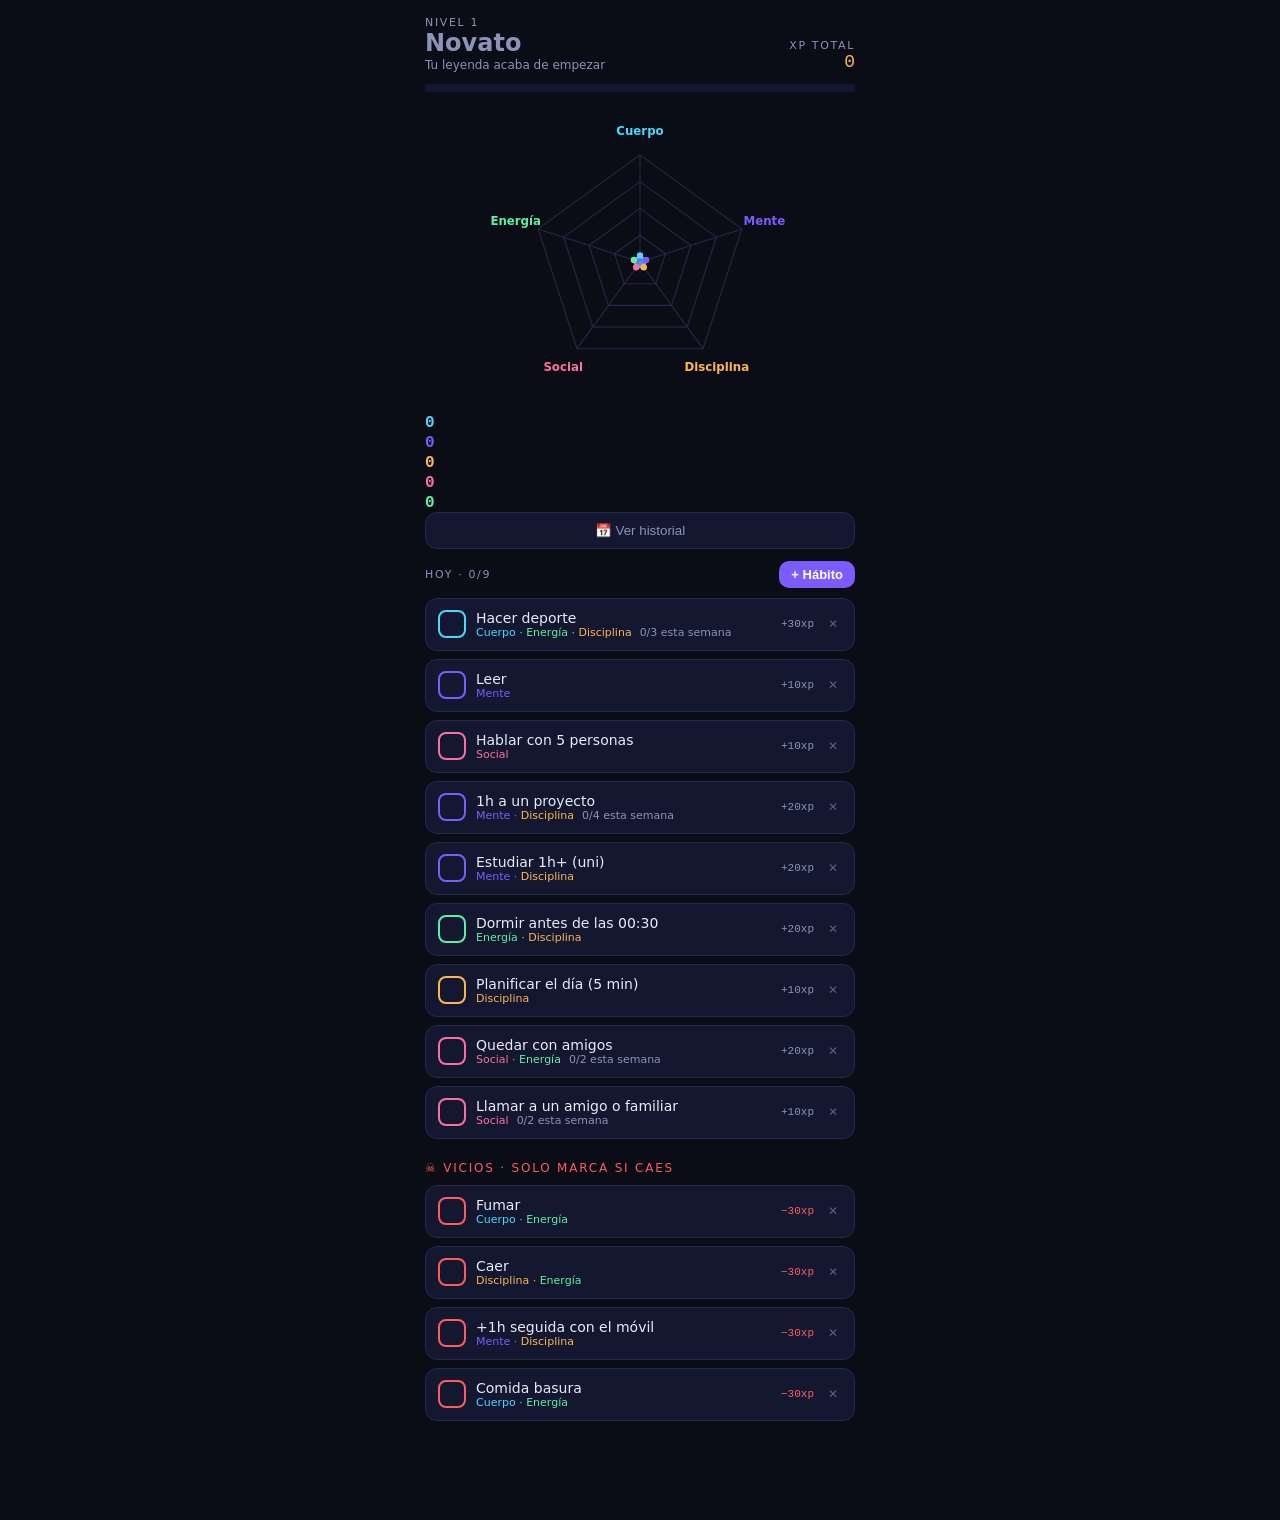
<file: index.html.html>
<!DOCTYPE html>
<html lang="es">
<head>
<meta charset="utf-8">
<meta name="viewport" content="width=device-width, initial-scale=1, viewport-fit=cover">
<meta name="theme-color" content="#0A0C16">
<meta name="apple-mobile-web-app-capable" content="yes">
<meta name="apple-mobile-web-app-status-bar-style" content="black-translucent">
<meta name="apple-mobile-web-app-title" content="Hábitos">
<title>Hábitos RPG</title>
<style>
  :root{
    --bg:#0A0C16; --surface:#131830; --line:#232A4A; --txt:#E8EAF6;
    --muted:#8B93B8; --dim:#5A6285; --oro:#FFD700; --rojo:#FF5C5C;
    --ambar:#FFB454; --violeta:#7C5CFF; --cian:#4ED6FF; --verde:#5EF0A0; --rosa:#FF6E9C;
  }
  *{box-sizing:border-box;margin:0;padding:0;-webkit-tap-highlight-color:transparent}
  body{background:var(--bg);color:var(--txt);font-family:system-ui,sans-serif;
    padding:max(16px,env(safe-area-inset-top)) 16px 96px;min-height:100vh}
  .wrap{max-width:430px;margin:0 auto}
  .mono{font-family:ui-monospace,monospace}
  .fila-top{display:flex;justify-content:space-between;align-items:flex-end}
  .lbl{font-size:11px;text-transform:uppercase;letter-spacing:.15em;color:var(--muted)}
  .titulo{font-size:24px;font-weight:700;line-height:1.2}
  .desc{font-size:12px;color:var(--muted)}
  .xp{font-size:18px;color:var(--ambar)}
  .chips{display:flex;flex-wrap:wrap;gap:4px;margin-top:8px}
  .chip{font-size:11px;padding:4px 8px;border-radius:999px;font-weight:600;
    background:rgba(255,215,0,.13);color:var(--oro);border:1px solid rgba(255,215,0,.33)}
  .barra{height:8px;border-radius:999px;overflow:hidden;background:var(--surface);margin:12px 0 20px}
  .barra>div{height:100%;border-radius:999px;background:linear-gradient(90deg,#FFB454,#FF6E9C);
    transition:width .7s ease}
  svg{display:block;width:100%;max-width:300px;margin:0 auto}
  .statsnum{display:grid;grid-template-columns:repeat(5,1fr);gap:4px;margin:8px 0 16px;text-align:center}
  .statsnum b{font-size:14px}
  .aviso-decay{font-size:11px;text-align:center;color:#FF8C8C;margin-bottom:14px}
  .btn{border:none;border-radius:10px;font-weight:600;cursor:pointer;font-size:13px}
  .btn-ancho{display:block;width:100%;padding:10px;background:var(--surface);
    border:1px solid var(--line);color:var(--muted);margin-bottom:12px;border-radius:12px}
  .fila-lista{display:flex;justify-content:space-between;align-items:center;margin:4px 0 10px}
  .btn-add{background:var(--violeta);color:#fff;padding:6px 12px;border-radius:10px}
  .habito{display:flex;align-items:center;gap:10px;border-radius:12px;padding:11px 12px;
    background:var(--surface);border:1px solid var(--line);margin-bottom:8px}
  .check{width:28px;height:28px;border-radius:8px;border:2px solid;flex-shrink:0;
    display:flex;align-items:center;justify-content:center;font-weight:700;
    background:transparent;color:#0A0C16;font-size:14px}
  .h-info{flex:1;min-width:0}
  .h-nombre{font-size:14px;font-weight:500;white-space:nowrap;overflow:hidden;text-overflow:ellipsis}
  .h-meta{font-size:11px;display:flex;flex-wrap:wrap;gap:0 8px}
  .h-xp{font-size:11px;flex-shrink:0;color:var(--muted)}
  .h-del{background:none;border:none;color:var(--dim);font-size:12px;padding:2px 4px;cursor:pointer}
  .seccion-mal{font-size:12px;text-transform:uppercase;letter-spacing:.15em;color:var(--rojo);
    margin:22px 0 10px}
  /* formulario */
  .form{background:var(--surface);border:1px solid var(--line);border-radius:12px;
    padding:12px;margin-bottom:14px;display:none}
  .form.abierto{display:block}
  .form input[type=text]{width:100%;background:var(--bg);border:1px solid var(--line);
    border-radius:8px;color:var(--txt);padding:9px 10px;font-size:14px;outline:none;margin-bottom:8px}
  .grupo{display:grid;grid-template-columns:1fr 1fr;gap:4px;margin-bottom:8px}
  .toggle-btn{padding:8px;border-radius:8px;font-size:12px;font-weight:600;
    background:transparent;border:1px solid;cursor:pointer}
  .form .lblmini{font-size:11px;color:var(--muted);margin:4px 0}
  .cats-form{display:flex;flex-wrap:wrap;gap:4px;margin-bottom:8px}
  .cat-chip{font-size:11px;padding:4px 8px;border-radius:8px;font-weight:600;
    background:transparent;border:1px solid;cursor:pointer}
  .xp-preview{font-size:11px;text-align:right;color:var(--muted);margin-bottom:8px}
  .btn-submit{width:100%;padding:10px;background:var(--cian);color:#0A0C16;
    border-radius:8px;font-weight:700}
  .stepper{display:flex;gap:4px;align-items:stretch}
  .stepper .mini{width:30px;background:var(--bg);border:1px solid var(--line);
    color:var(--txt);border-radius:8px;font-weight:700}
  /* calendario */
  .cal{background:var(--surface);border:1px solid var(--line);border-radius:12px;
    padding:12px;margin-bottom:16px;display:none}
  .cal.abierto{display:block}
  .cal-nav{display:flex;justify-content:space-between;align-items:center;margin-bottom:8px}
  .cal-nav button{background:none;border:none;color:var(--muted);font-size:14px;padding:4px 10px;cursor:pointer}
  .cal-mes{font-size:14px;font-weight:600;text-transform:capitalize}
  .cal-grid{display:grid;grid-template-columns:repeat(7,1fr);gap:4px}
  .cal-dow{font-size:10px;color:var(--dim);text-align:center;margin-bottom:2px}
  .cal-dia{aspect-ratio:1;border-radius:6px;display:flex;align-items:center;justify-content:center;
    font-size:11px;font-family:ui-monospace,monospace;position:relative;
    background:var(--bg);border:1px solid #1B2138;color:var(--muted)}
  .cal-dia .pto{position:absolute;width:5px;height:5px;border-radius:50%;
    background:var(--rojo);bottom:2px;right:2px}
  .cal-leyenda{display:flex;gap:12px;font-size:11px;color:var(--dim);margin-top:8px}
  .vacio{text-align:center;padding:36px 0;font-size:13px;color:var(--muted)}
</style>
</head>
<body>
<div class="wrap">
  <div id="header"></div>
  <div id="radarwrap"></div>
  <div id="statsnum"></div>
  <div id="decayaviso"></div>
  <button class="btn-ancho" onclick="toggleCal()">📅 Ver historial</button>
  <div class="cal" id="cal"></div>
  <div class="fila-lista">
    <span class="lbl" id="contador"></span>
    <button class="btn btn-add" onclick="toggleForm()">+ Hábito</button>
  </div>
  <div class="form" id="form">
    <input type="text" id="f-nombre" placeholder='Ej.: "Meditar 10 min"'>
    <div class="grupo">
      <button class="toggle-btn" id="t-bueno" onclick="setTipo('bueno')">✦ Bueno (suma)</button>
      <button class="toggle-btn" id="t-malo" onclick="setTipo('malo')">☠ Malo (resta)</button>
    </div>
    <div class="grupo" id="freq-grupo">
      <button class="toggle-btn" id="f-diario" onclick="setFreq('diario')">Diario</button>
      <div class="stepper">
        <button class="toggle-btn" id="f-semanal" style="flex:1" onclick="setFreq('semanal')"></button>
        <button class="mini" onclick="cambiaObj(-1)">−</button>
        <button class="mini" onclick="cambiaObj(1)">+</button>
      </div>
    </div>
    <div class="lblmini">Afecta a (toca varias):</div>
    <div class="cats-form" id="cats-form"></div>
    <div class="xp-preview" id="xp-preview"></div>
    <button class="btn-submit" onclick="addHabit()">Añadir</button>
  </div>
  <div id="lista-buenos"></div>
  <div id="seccion-malos"></div>
</div>

<script>
// ================= Config =================
const CATS = [
  { id:"cuerpo", name:"Cuerpo", color:"#4ED6FF" },
  { id:"mente", name:"Mente", color:"#7C5CFF" },
  { id:"disciplina", name:"Disciplina", color:"#FFB454" },
  { id:"social", name:"Social", color:"#FF6E9C" },
  { id:"energia", name:"Energía", color:"#5EF0A0" },
];
const XP_POS = 10, XP_NEG = 15;
const DECAY_GRACIA = 2, DECAY_DIARIO = 0.98, DECAY_SUELO = 0.6;
const KEY = "habit-rpg";

const PRESETS = [
  { name:"Fumar", tipo:"malo", cats:["cuerpo","energia"], freq:{tipo:"diario"} },
  { name:"Hacer deporte", tipo:"bueno", cats:["cuerpo","energia","disciplina"], freq:{tipo:"semanal",objetivo:3}, titulo:"Espartano" },
  { name:"Leer", tipo:"bueno", cats:["mente"], freq:{tipo:"diario"} },
  { name:"Hablar con 5 personas", tipo:"bueno", cats:["social"], freq:{tipo:"diario"} },
  { name:"Caer (NoFap)", tipo:"malo", cats:["disciplina","energia"], freq:{tipo:"diario"} },
  { name:"1h a un proyecto", tipo:"bueno", cats:["mente","disciplina"], freq:{tipo:"semanal",objetivo:4}, titulo:"Constructor" },
  { name:"+1h seguida con el móvil", tipo:"malo", cats:["mente","disciplina"], freq:{tipo:"diario"} },
  { name:"Estudiar 1h+ (uni)", tipo:"bueno", cats:["mente","disciplina"], freq:{tipo:"diario"} },
  { name:"Psicotécnicos ATC 20 min", tipo:"bueno", cats:["mente"], freq:{tipo:"semanal",objetivo:4}, titulo:"Controlador" },
  { name:"Dormir antes de las 00:30", tipo:"bueno", cats:["energia","disciplina"], freq:{tipo:"diario"} },
  { name:"Planificar el día (5 min)", tipo:"bueno", cats:["disciplina"], freq:{tipo:"diario"} },
  { name:"Comida basura", tipo:"malo", cats:["cuerpo","energia"], freq:{tipo:"diario"} },
];
const TITULOS_STAT = { cuerpo:"Titán", mente:"Erudito", disciplina:"Estratega", social:"Carismático", energia:"Dínamo" };

// ================= Estado =================
let D = { habits:[], log:{}, meta:{} };
try {
  const raw = localStorage.getItem(KEY);
  if (raw) D = JSON.parse(raw);
} catch(e){}
if (!D.meta) D.meta = {};
if (!D.meta.seeded) {
  const exist = new Set(D.habits.map(h=>h.name.toLowerCase()));
  PRESETS.forEach((p,i)=>{
    if (!exist.has(p.name.toLowerCase()))
      D.habits.push({...p, id:"p"+Date.now().toString(36)+i, createdAt:hoy()});
  });
  D.meta.seeded = true;
  guardar();
}

function guardar(){ try{ localStorage.setItem(KEY, JSON.stringify(D)); }catch(e){} }

// ================= Utilidades =================
function hoy(){ return new Date().toLocaleDateString("sv"); }
function diasAtras(n){ const d=new Date(); d.setDate(d.getDate()-n); return d.toLocaleDateString("sv"); }
function difDias(a,b){ return Math.round((new Date(b)-new Date(a))/864e5); }
function lunesSemana(){ const d=new Date(); d.setDate(d.getDate()-((d.getDay()+6)%7)); return d.toLocaleDateString("sv"); }
function statValor(xp){ return Math.round(100*(xp/(xp+300))); }
function nivelDe(xp){ return Math.floor(Math.sqrt(xp/25))+1; }
function xpNivel(l){ return Math.pow(l-1,2)*25; }
function esc(s){ return s.replace(/&/g,"&amp;").replace(/</g,"&lt;").replace(/>/g,"&gt;").replace(/"/g,"&quot;"); }
function cat(id){ return CATS.find(c=>c.id===id); }

// ================= Cálculos =================
function calcular(){
  const xpCat = {}; CATS.forEach(c=>xpCat[c.id]=0);
  const ultAct = {}; CATS.forEach(c=>ultAct[c.id]=null);
  let xpTotal = 0;
  for (const f of Object.keys(D.log)){
    for (const hid of D.log[f]){
      const h = D.habits.find(x=>x.id===hid);
      if (!h) continue;
      const delta = h.tipo==="malo" ? -XP_NEG : XP_POS;
      for (const c of h.cats){
        if (xpCat[c]===undefined) continue;
        xpCat[c]+=delta; xpTotal+=delta;
        if (h.tipo==="bueno" && (!ultAct[c] || f>ultAct[c])) ultAct[c]=f;
      }
    }
  }
  CATS.forEach(c=>xpCat[c.id]=Math.max(0,xpCat[c.id]));
  xpTotal = Math.max(0,xpTotal);
  const F = hoy();
  const decayendo = [], valores = CATS.map(c=>{
    let xp = xpCat[c.id], dec = false;
    if (xp>0 && ultAct[c.id]){
      const ina = difDias(ultAct[c.id], F);
      if (ina>DECAY_GRACIA){ xp *= Math.max(DECAY_SUELO, Math.pow(DECAY_DIARIO, ina-DECAY_GRACIA)); dec=true; }
    }
    decayendo.push(dec);
    return statValor(xp);
  });
  return { valores, decayendo, xpTotal };
}

function racha(id){
  const F = hoy();
  let r=0, i=(D.log[F]||[]).includes(id)?0:1;
  while (i<=365){ const f=diasAtras(i); if((D.log[f]||[]).includes(id)){r++;i++;} else break; }
  return r;
}
function diasLimpio(h){
  let ult=null;
  for (const f of Object.keys(D.log)) if (D.log[f].includes(h.id)&&(!ult||f>ult)) ult=f;
  return Math.max(0, difDias(ult||h.createdAt, hoy()));
}
function vecesSemana(id){
  const lun=lunesSemana(), F=hoy(); let n=0;
  for (const f of Object.keys(D.log)) if (f>=lun&&f<=F&&D.log[f].includes(id)) n++;
  return n;
}

// ================= Acciones =================
function toggle(id){
  const F = hoy();
  const dia = D.log[F]||[];
  D.log[F] = dia.includes(id) ? dia.filter(x=>x!==id) : [...dia,id];
  if (!D.log[F].length) delete D.log[F];
  guardar(); render();
}
function borrarHabit(id){
  if (!confirm("¿Eliminar este hábito y su historial?")) return;
  D.habits = D.habits.filter(h=>h.id!==id);
  for (const f of Object.keys(D.log)){
    D.log[f]=D.log[f].filter(x=>x!==id);
    if (!D.log[f].length) delete D.log[f];
  }
  guardar(); render();
}

// ---- formulario ----
let fTipo="bueno", fFreq="diario", fObj=3, fCats=["disciplina"];
function toggleForm(){ document.getElementById("form").classList.toggle("abierto"); renderForm(); }
function setTipo(t){ fTipo=t; renderForm(); }
function setFreq(f){ fFreq=f; renderForm(); }
function cambiaObj(d){ fObj=Math.min(7,Math.max(1,fObj+d)); fFreq="semanal"; renderForm(); }
function toggleCatF(id){
  fCats = fCats.includes(id) ? (fCats.length>1?fCats.filter(x=>x!==id):fCats) : [...fCats,id];
  renderForm();
}
function addHabit(){
  const inp = document.getElementById("f-nombre");
  const nombre = inp.value.trim();
  if (!nombre || !fCats.length) return;
  D.habits.push({
    id: Date.now().toString(36), name:nombre, tipo:fTipo, cats:[...fCats],
    createdAt: hoy(),
    freq: (fTipo==="bueno"&&fFreq==="semanal") ? {tipo:"semanal",objetivo:fObj} : {tipo:"diario"},
    titulo: null,
  });
  inp.value="";
  document.getElementById("form").classList.remove("abierto");
  guardar(); render();
}

// ---- calendario ----
let calAbierto=false, calMes=new Date().getMonth(), calAnio=new Date().getFullYear();
function toggleCal(){ calAbierto=!calAbierto; document.getElementById("cal").classList.toggle("abierto",calAbierto); renderCal(); }
function navCal(d){
  calMes+=d;
  if (calMes<0){calMes=11;calAnio--;} if (calMes>11){calMes=0;calAnio++;}
  renderCal();
}

// ================= Render =================
function radarSVG(valores, decayendo){
  const size=280, cx=140, cy=140, R=100, n=CATS.length;
  const ang=i=>Math.PI*2*i/n-Math.PI/2;
  const pt=(i,r)=>[cx+r*Math.cos(ang(i)), cy+r*Math.sin(ang(i))];
  let s=`<svg viewBox="0 0 ${size} ${size}" xmlns="http://www.w3.org/2000/svg">
    <defs><linearGradient id="g" x1="0" y1="0" x2="1" y2="1">
    <stop offset="0%" stop-color="#7C5CFF" stop-opacity=".85"/>
    <stop offset="100%" stop-color="#4ED6FF" stop-opacity=".85"/></linearGradient></defs>`;
  for (const f of [0.25,0.5,0.75,1])
    s+=`<polygon points="${CATS.map((_,i)=>pt(i,R*f).join(",")).join(" ")}" fill="none" stroke="#232A4A"/>`;
  CATS.forEach((_,i)=>{ const [x,y]=pt(i,R); s+=`<line x1="${cx}" y1="${cy}" x2="${x}" y2="${y}" stroke="#232A4A"/>`; });
  s+=`<polygon points="${valores.map((v,i)=>pt(i,Math.max(6,v/100*R)).join(",")).join(" ")}"
    fill="url(#g)" stroke="#9D8CFF" stroke-width="2" stroke-linejoin="round"/>`;
  CATS.forEach((c,i)=>{
    const [x,y]=pt(i,R+22);
    s+=`<text x="${x}" y="${y}" text-anchor="middle" dominant-baseline="middle"
      font-size="11" fill="${c.color}" font-weight="600">${c.name}${decayendo[i]?" ▼":""}</text>`;
  });
  valores.forEach((v,i)=>{ const [x,y]=pt(i,Math.max(6,v/100*R)); s+=`<circle cx="${x}" cy="${y}" r="3" fill="${CATS[i].color}"/>`; });
  return s+"</svg>";
}

function renderForm(){
  const b=document.getElementById("t-bueno"), m=document.getElementById("t-malo");
  b.style.cssText = fTipo==="bueno" ? "background:#5EF0A0;color:#0A0C16;border-color:#5EF0A0"
    : "background:transparent;color:#5EF0A0;border-color:#5EF0A0";
  m.style.cssText = fTipo==="malo" ? "background:#FF5C5C;color:#0A0C16;border-color:#FF5C5C"
    : "background:transparent;color:#FF5C5C;border-color:#FF5C5C";
  document.getElementById("freq-grupo").style.display = fTipo==="bueno" ? "grid" : "none";
  const fd=document.getElementById("f-diario"), fs=document.getElementById("f-semanal");
  fd.style.cssText = fFreq==="diario" ? "background:#4ED6FF;color:#0A0C16;border-color:#4ED6FF"
    : "background:transparent;color:#4ED6FF;border-color:#4ED6FF";
  fs.textContent = fObj+"x / semana";
  fs.style.cssText = "flex:1;" + (fFreq==="semanal" ? "background:#FFD700;color:#0A0C16;border-color:#FFD700"
    : "background:transparent;color:#FFD700;border-color:#FFD700");
  document.getElementById("cats-form").innerHTML = CATS.map(c=>{
    const sel=fCats.includes(c.id);
    return `<button class="cat-chip" onclick="toggleCatF('${c.id}')"
      style="border-color:${c.color};${sel?`background:${c.color};color:#0A0C16`:`color:${c.color}`}">${c.name}</button>`;
  }).join("");
  document.getElementById("xp-preview").textContent =
    (fTipo==="malo"?"−":"+") + (fTipo==="malo"?XP_NEG:XP_POS)*fCats.length + " xp por marca";
}

function renderCal(){
  if (!calAbierto) return;
  const F=hoy();
  const nombreMes = new Date(calAnio,calMes,1).toLocaleDateString("es",{month:"long",year:"numeric"});
  const dias = new Date(calAnio,calMes+1,0).getDate();
  const primero = (new Date(calAnio,calMes,1).getDay()+6)%7;
  let g = `<div class="cal-nav">
    <button onclick="navCal(-1)">◀</button>
    <span class="cal-mes">${nombreMes}</span>
    <button onclick="navCal(1)">▶</button></div>
    <div class="cal-grid">` +
    ["L","M","X","J","V","S","D"].map(d=>`<div class="cal-dow">${d}</div>`).join("");
  for (let i=0;i<primero;i++) g+="<div></div>";
  for (let d=1;d<=dias;d++){
    const f = `${calAnio}-${String(calMes+1).padStart(2,"0")}-${String(d).padStart(2,"0")}`;
    const marcas = D.log[f]||[];
    let bu=0, ma=0;
    for (const id of marcas){
      const h=D.habits.find(x=>x.id===id);
      if (h) h.tipo==="malo"?ma++:bu++;
    }
    const intens = Math.min(1,bu/4);
    const estilo = [
      bu>0 ? `background:rgba(94,240,160,${(0.12+intens*0.5).toFixed(2)})` : "",
      f===F ? "border-color:#7C5CFF" : ma>0 ? "border-color:#FF5C5C" : "",
      bu>2 ? "color:#0A0C16;font-weight:700" : "",
      f>F ? "color:#3A4060" : "",
    ].filter(Boolean).join(";");
    g += `<div class="cal-dia" style="${estilo}">${d}${ma>0?'<span class="pto"></span>':''}</div>`;
  }
  g += `</div><div class="cal-leyenda">
    <span><span style="color:#5EF0A0">■</span> hábitos cumplidos</span>
    <span><span style="color:#FF5C5C">●</span> caída en vicio</span></div>`;
  document.getElementById("cal").innerHTML = g;
}

function filaHabito(h){
  const F=hoy(), done=(D.log[F]||[]).includes(h.id);
  const malo = h.tipo==="malo", semanal = h.freq.tipo==="semanal";
  const color = malo ? "#FF5C5C" : cat(h.cats[0]).color;
  const sem = vecesSemana(h.id);
  const corona = semanal && sem>=h.freq.objetivo;
  const r = malo ? diasLimpio(h) : racha(h.id);
  let extra = "";
  if (malo) extra = done ? '<span style="color:#FF5C5C">hoy has caído</span>'
    : (r>0 ? `<span style="color:#5EF0A0">🛡️ ${r} ${r===1?"día":"días"} limpio</span>` : "");
  else if (semanal) extra = `<span style="color:${corona?"#FFD700":"#8B93B8"}">${sem}/${h.freq.objetivo} esta semana${corona?(h.titulo?` · 👑 ${esc(h.titulo)}`:" · 👑"):""}</span>`;
  else if (r>1) extra = `<span style="color:#FFB454">🔥 ${r} días</span>`;
  return `<div class="habito" style="${[
      done?`background:${malo?"#2A1420":"#16203A"}`:"",
      `border-color:${corona?"#FFD700":done?color+"66":"#232A4A"}`,
      corona?"box-shadow:0 0 8px rgba(255,215,0,.2)":""
    ].filter(Boolean).join(";")}">
    <button class="check" onclick="toggle('${h.id}')"
      style="border-color:${color};${done?`background:${color}`:""}">${done?(malo?"✕":"✓"):""}</button>
    <div class="h-info">
      <div class="h-nombre" style="${done&&!malo?"text-decoration:line-through;opacity:.6":""}">${esc(h.name)}</div>
      <div class="h-meta">
        <span>${h.cats.map((cid,i)=>`<span style="color:${cat(cid).color}">${cat(cid).name}${i<h.cats.length-1?" · ":""}</span>`).join("")}</span>
        ${extra}
      </div>
    </div>
    <span class="h-xp mono" style="${malo?"color:#FF5C5C":""}">${malo?"−":"+"}${(malo?XP_NEG:XP_POS)*h.cats.length}xp</span>
    <button class="h-del" onclick="borrarHabit('${h.id}')">✕</button>
  </div>`;
}

function render(){
  const { valores, decayendo, xpTotal } = calcular();
  const nivel = nivelDe(xpTotal);
  const base = xpNivel(nivel), sig = xpNivel(nivel+1);
  const prog = sig>base ? (xpTotal-base)/(sig-base) : 0;

  const caidas = D.habits.filter(h=>h.tipo==="malo").reduce((a,h)=>a+vecesSemana(h.id),0);
  let tit;
  const mx=Math.max(...valores), mn=Math.min(...valores);
  if (caidas>=3) tit={n:"Corrompido", d:caidas+" caídas esta semana", c:"#FF5C5C"};
  else if (mn>=30 && mx-mn<=12) tit={n:"Pentágono Perfecto", d:"Todas las stats en equilibrio", c:"#FFD700"};
  else if (mx>=20){ const i=valores.indexOf(mx); tit={n:TITULOS_STAT[CATS[i].id], d:CATS[i].name+" domina tu polígono", c:CATS[i].color}; }
  else tit={n:"Novato", d:"Tu leyenda acaba de empezar", c:"#8B93B8"};

  const coronas = D.habits.filter(h=>h.tipo==="bueno"&&h.freq.tipo==="semanal"&&vecesSemana(h.id)>=h.freq.objetivo)
    .map(h=>h.titulo||("Maestro: "+h.name));

  document.getElementById("header").innerHTML = `
    <div class="fila-top">
      <div>
        <div class="lbl">Nivel ${nivel}</div>
        <div class="titulo" style="color:${tit.c}">${tit.n}</div>
        <div class="desc">${tit.d}</div>
      </div>
      <div style="text-align:right">
        <div class="lbl">XP total</div>
        <div class="mono xp">${xpTotal}</div>
      </div>
    </div>
    ${coronas.length?`<div class="chips">${coronas.map(t=>`<span class="chip">👑 ${esc(t)}</span>`).join("")}</div>`:""}
    <div class="barra"><div style="width:${Math.round(prog*100)}%"></div></div>`;

  document.getElementById("radarwrap").innerHTML = radarSVG(valores, decayendo);
  document.getElementById("statsnum").innerHTML = CATS.map((c,i)=>
    `<div><b class="mono" style="color:${c.color}">${valores[i]}${decayendo[i]?'<span style="color:#FF5C5C">▼</span>':""}</b></div>`).join("");
  document.getElementById("decayaviso").innerHTML = decayendo.some(Boolean)
    ? `<div class="aviso-decay">▼ Stats decayendo: más de ${DECAY_GRACIA} días sin actividad en esa categoría</div>` : "";

  const buenos = D.habits.filter(h=>h.tipo==="bueno");
  const malos = D.habits.filter(h=>h.tipo==="malo");
  const F=hoy(), hechos=(D.log[F]||[]).filter(id=>buenos.some(b=>b.id===id)).length;
  document.getElementById("contador").textContent = `Hoy · ${hechos}/${buenos.length}`;
  document.getElementById("lista-buenos").innerHTML =
    buenos.length ? buenos.map(filaHabito).join("") : '<div class="vacio">Aún no hay hábitos. Pulsa <b>+ Hábito</b>.</div>';
  document.getElementById("seccion-malos").innerHTML = malos.length
    ? `<div class="seccion-mal">☠ Vicios · solo marca si caes</div>` + malos.map(filaHabito).join("") : "";

  renderCal();
}

renderForm();
render();
</script>
</body>
</html>
</file>
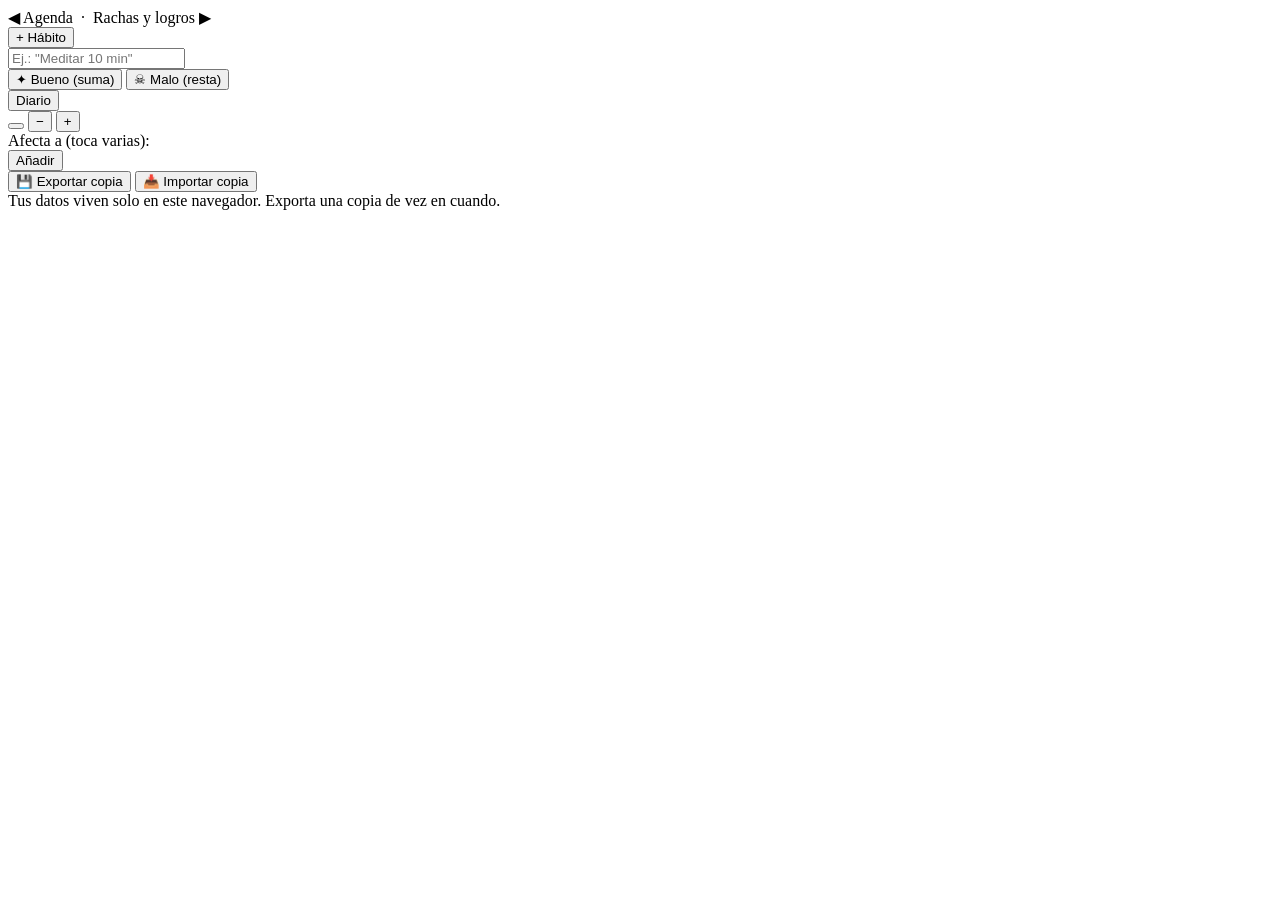
<file: src/template.html>
<!DOCTYPE html>
<html lang="es">
<head>
<meta charset="utf-8">
<meta name="viewport" content="width=device-width, initial-scale=1, maximum-scale=1, user-scalable=no, viewport-fit=cover">
<meta name="theme-color" content="#0A0C16">
<meta name="apple-mobile-web-app-capable" content="yes">
<meta name="apple-mobile-web-app-status-bar-style" content="black-translucent">
<meta name="apple-mobile-web-app-title" content="Hábitos">
<link rel="manifest" href="manifest.webmanifest">
<link rel="apple-touch-icon" href="apple-touch-icon.png">
<link rel="icon" type="image/png" sizes="512x512" href="icon-512.png">
<title>Hábitos RPG</title>
<style>
/*__CSS__*/
</style>
</head>
<body>
<div class="paginas" id="paginas">

  <!-- PÁGINA 0: Agenda / Voz -->
  <section class="pagina"><div class="wrap" id="pag-agenda"></div></section>

  <!-- PÁGINA 1: Hoy -->
  <section class="pagina"><div class="wrap">
    <div id="header"></div>
    <div id="radarwrap"></div>
    <div id="statsnum"></div>
    <div class="hint">◀ Agenda&nbsp;&nbsp;·&nbsp;&nbsp;Rachas y logros ▶</div>
    <div id="decayaviso"></div>
    <div class="fila-lista">
      <span class="lbl" id="contador"></span>
      <button class="btn btn-add" onclick="toggleForm()">+ Hábito</button>
    </div>
    <div class="form" id="form">
      <input type="text" id="f-nombre" placeholder='Ej.: "Meditar 10 min"'>
      <div class="grupo">
        <button class="toggle-btn" id="t-bueno" onclick="setTipo('bueno')">✦ Bueno (suma)</button>
        <button class="toggle-btn" id="t-malo" onclick="setTipo('malo')">☠ Malo (resta)</button>
      </div>
      <div class="grupo" id="freq-grupo">
        <button class="toggle-btn" id="f-diario" onclick="setFreq('diario')">Diario</button>
        <div class="stepper">
          <button class="toggle-btn" id="f-semanal" style="flex:1" onclick="setFreq('semanal')"></button>
          <button class="mini" onclick="cambiaObj(-1)">−</button>
          <button class="mini" onclick="cambiaObj(1)">+</button>
        </div>
      </div>
      <div class="lblmini">Afecta a (toca varias):</div>
      <div class="cats-form" id="cats-form"></div>
      <div class="xp-preview" id="xp-preview"></div>
      <button class="btn-submit" onclick="addHabit()">Añadir</button>
    </div>
    <div id="lista-buenos"></div>
    <div id="seccion-malos"></div>
    <div class="footer-datos">
      <button onclick="exportar()">💾 Exportar copia</button>
      <button onclick="document.getElementById('importfile').click()">📥 Importar copia</button>
    </div>
    <div class="nota-datos">Tus datos viven solo en este navegador. Exporta una copia de vez en cuando.</div>
    <input type="file" id="importfile" accept=".json,application/json" style="display:none" onchange="importar(event)">
  </div></section>

  <!-- PÁGINA 2: Logros -->
  <section class="pagina"><div class="wrap" id="pag-logros"></div></section>

</div>
<div class="dots"><span class="dot" id="dot0"></span><span class="dot activo" id="dot1"></span><span class="dot" id="dot2"></span></div>

<script>
//__JS__
</script>
</body>
</html>
</file>
